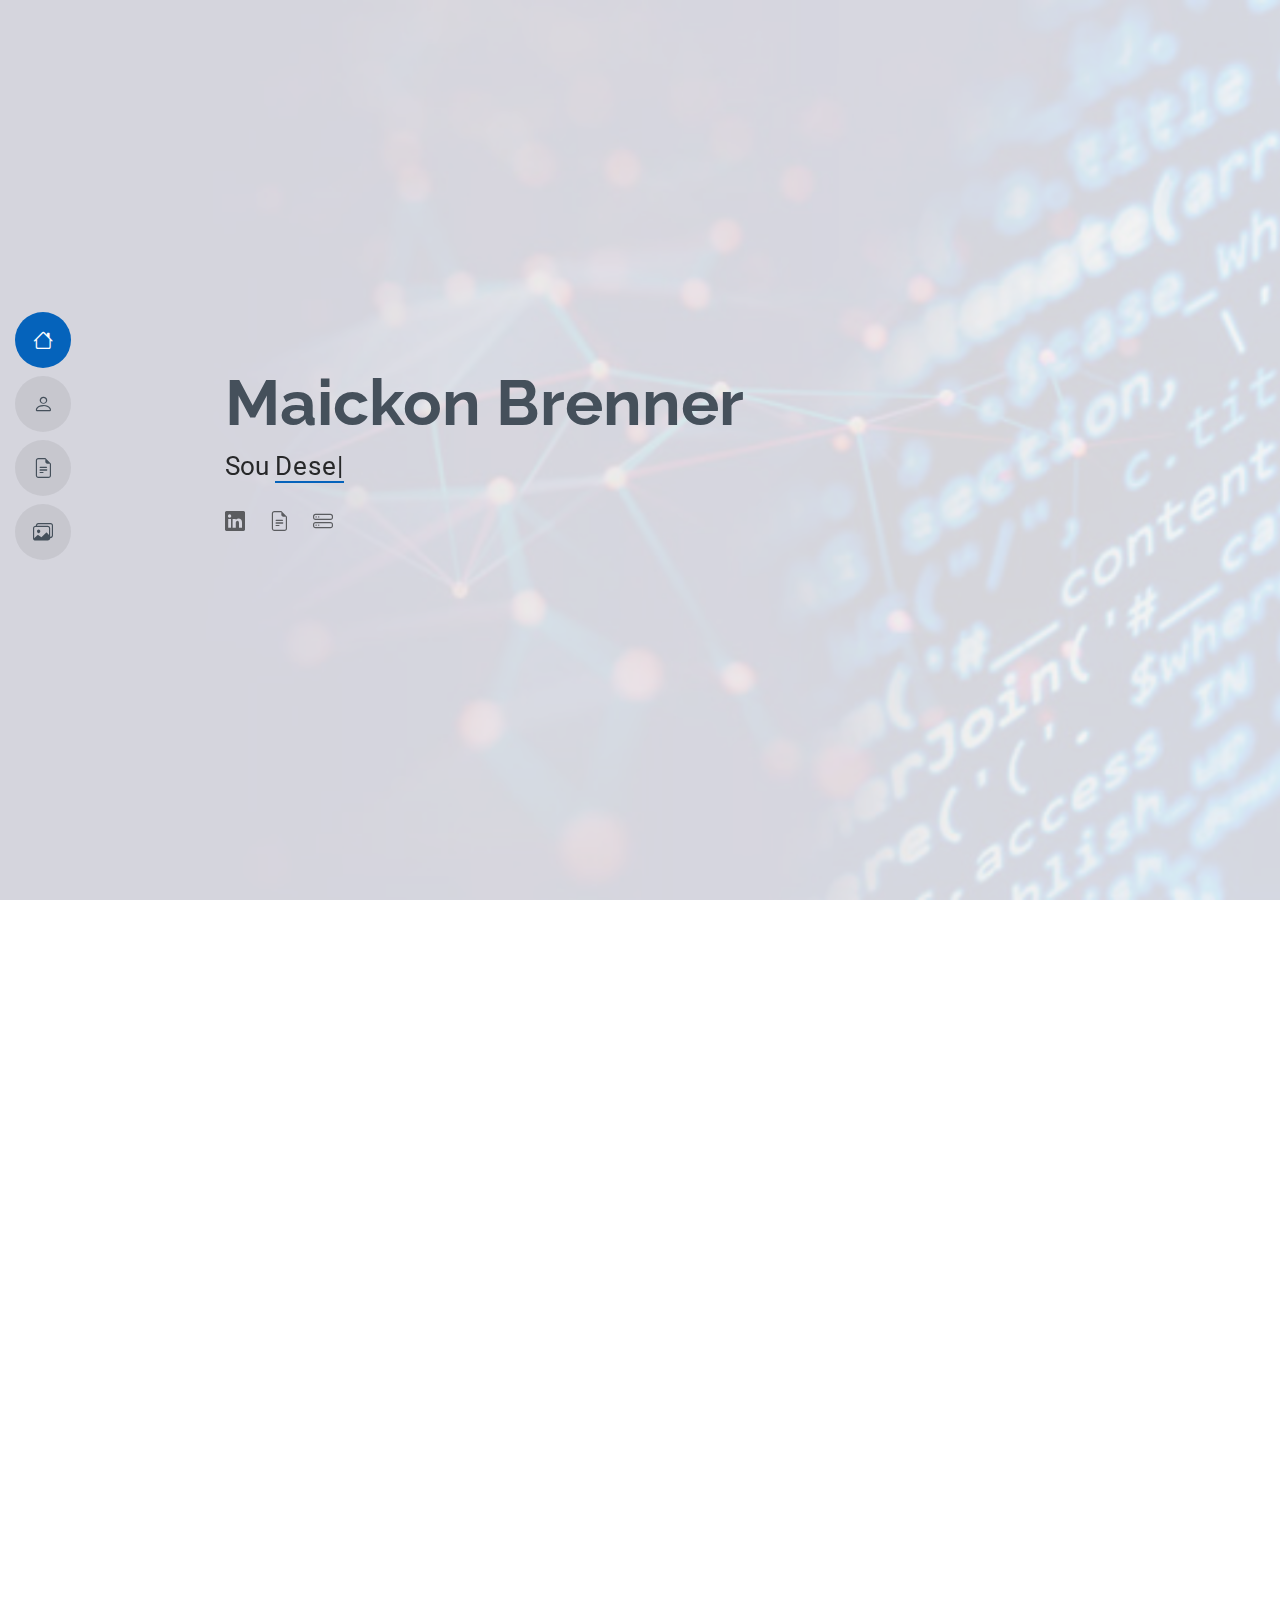
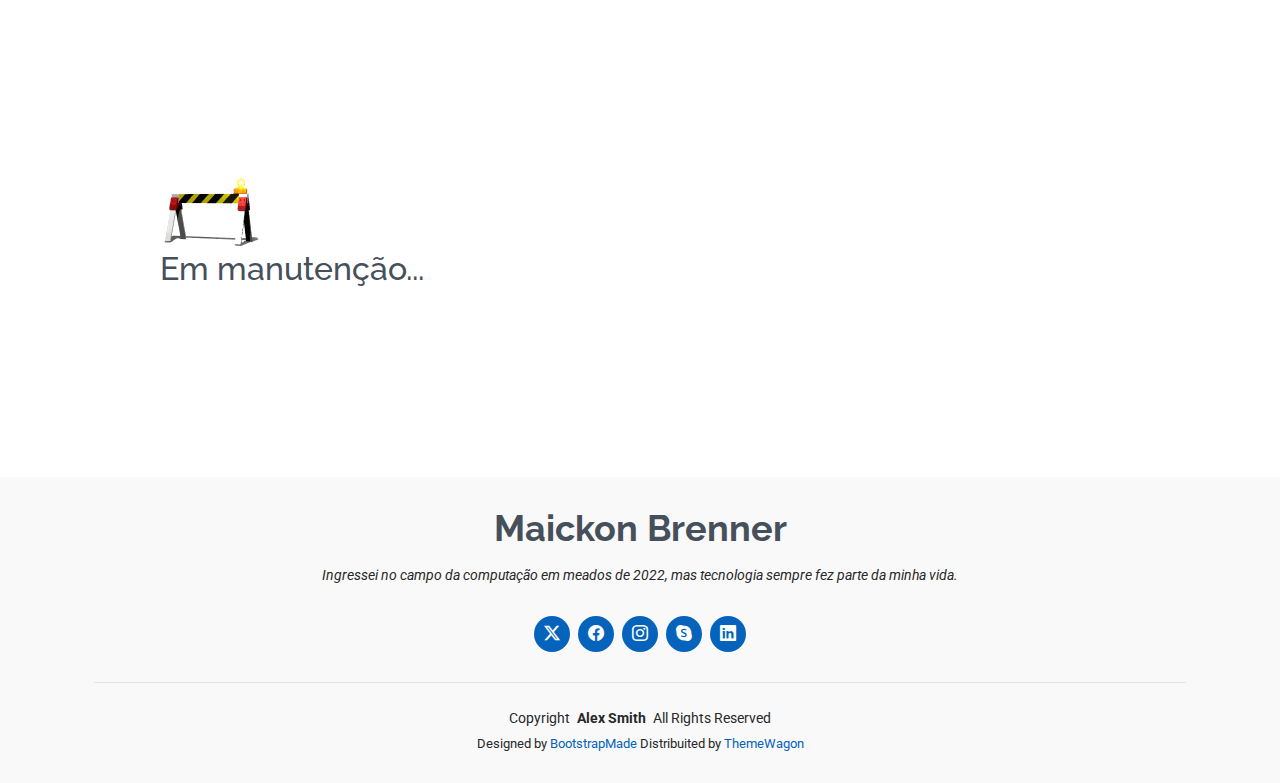
<file: index.html>
<!DOCTYPE html>
<html lang="pt-br">

<head>
  <meta charset="utf-8">
  <meta content="width=device-width, initial-scale=1.0" name="viewport">
  <title>Portfolio | Maickon Brenner</title>
  <meta content="" name="description">
  <meta content="" name="keywords">

  <!-- Favicons -->
  <link href="assets/img/icon.png" rel="icon">
  <!-- <link href="assets/img/icon.png" rel="apple-touch-icon"> -->

  <!-- Fonts -->
  <link href="https://fonts.googleapis.com" rel="preconnect">
  <link href="https://fonts.gstatic.com" rel="preconnect" crossorigin>
  <link href="https://fonts.googleapis.com/css2?family=Roboto:ital,wght@0,100;0,300;0,400;0,500;0,700;0,900;1,100;1,300;1,400;1,500;1,700;1,900&family=Poppins:ital,wght@0,100;0,200;0,300;0,400;0,500;0,600;0,700;0,800;0,900;1,100;1,200;1,300;1,400;1,500;1,600;1,700;1,800;1,900&family=Raleway:ital,wght@0,100;0,200;0,300;0,400;0,500;0,600;0,700;0,800;0,900;1,100;1,200;1,300;1,400;1,500;1,600;1,700;1,800;1,900&display=swap" rel="stylesheet">

  <!-- Vendor CSS Files -->
  <link href="assets/vendor/bootstrap/css/bootstrap.min.css" rel="stylesheet">
  <link href="assets/vendor/bootstrap-icons/bootstrap-icons.css" rel="stylesheet">
  <link href="assets/vendor/aos/aos.css" rel="stylesheet">
  <link href="assets/vendor/glightbox/css/glightbox.min.css" rel="stylesheet">
  <link href="assets/vendor/swiper/swiper-bundle.min.css" rel="stylesheet">

  <!-- Main CSS File -->
  <link href="assets/css/main.css" rel="stylesheet">

  <!-- =======================================================
  * Template Name: MyResume
  * Template URL: https://bootstrapmade.com/free-html-bootstrap-template-my-resume/
  * Updated: Jun 29 2024 with Bootstrap v5.3.3
  * Author: BootstrapMade.com
  * License: https://bootstrapmade.com/license/
  ======================================================== -->
</head>

<body class="index-page">

  <header id="header" class="header d-flex flex-column justify-content-center">

    <i class="header-toggle d-xl-none bi bi-list"></i>

    <nav id="navmenu" class="navmenu">
      <ul>
        <li><a href="#hero" class="active"><i class="bi bi-house navicon"></i><span>Início</span></a></li>
        <li><a href="#about"><i class="bi bi-person navicon"></i><span>Sobre</span></a></li>
        <li><a href="#resume"><i class="bi bi-file-earmark-text navicon"></i><span>Formação</span></a></li>
        <li><a href="#portfolio"><i class="bi bi-images navicon"></i><span>Portfolio</span></a></li>
        <!-- <li><a href="#services"><i class="bi bi-hdd-stack navicon"></i><span>Em breve</span></a></li> -->
        <!-- <li><a href="#contact"><i class="bi bi-envelope navicon"></i><span>Contato</span></a></li> -->
      </ul>
    </nav>

  </header>

  <main class="main">

    <!-- Hero Section -->
    <section id="hero" class="hero section light-background">

      <img src="assets/img/capa.png" alt="">

      <div class="container" data-aos="zoom-out">
        <div class="row justify-content-center">
          <div class="col-lg-9">
            <h2>Maickon Brenner</h2>
            <p>Sou <span class="typed" data-typed-items="Desenvolvedor, Designer, Fotógrafo, Músico">712</span><span class="typed-cursor typed-cursor--blink" aria-hidden="true"></span></p>
            <div class="social-links">
              <!-- <a href="#"><i class="bi bi-twitter-x"></i></a> -->
              <a href="https://www.linkedin.com/in/maickon-brenner-marques-brand%C3%A3o-979017267/" target="_blank"><i class="bi bi-linkedin"></i></a>
              <a href="http://lattes.cnpq.br/4961848308109496"><i class="bi bi-file-earmark-text" target="_blank"></i></a>
              <a href="https://github.com/MaickonBrenner" target="_blank"><i class="bi bi-hdd-stack"></i></a>
              <!-- <a href="#"><i class="bi bi-broadcast"></i></a> -->
            </div>
          </div>
        </div>
      </div>

    </section><!-- /Hero Section -->

    <!-- About Section -->
    <section id="about" class="about section">

      <!-- Section Title -->
      <div class="container section-title" data-aos="fade-up">
        <h2>Sobre</h2>
        <p>
          Estudante de Ciência da Computação (7º período) apaixonado por tecnologia e em busca de oportunidades de estágio em desenvolvimento de sistemas. Com experiência no planejamento e implementação de soluções web utilizando HTML, CSS, JavaScript, PHP e MySQL. Familiarizado com ambiente Linux , linha de comando e controle de versão (Git/GitHub). Dedicado ao aprendizado contínuo, especialmente em SQL, e com facilidade para atuar em equipes colaborativas.
        </p>
      </div><!-- End Section Title -->

      <div class="container" data-aos="fade-up" data-aos-delay="100">

        <div class="row gy-4 justify-content-center">
          <div class="col-lg-4">
            <img src="assets/img/profile.png" class="img-fluid" alt="">
          </div>
          <div class="col-lg-8 content">
            <h2>Desenvolvedor Junior</h2>
            <p class="fst-italic py-3">
              Ingressei no campo da computação em meados de 2022, mas tecnologia sempre fez parte da minha vida.
            </p>
            <div class="row">
              <div class="col-lg-6">
                <ul>
                  <li><i class="bi bi-chevron-right"></i> <strong>Data de Nasc.:</strong> <span>22 Jun. 2003</span></li>
                  <!-- <li><i class="bi bi-chevron-right"></i> <strong>Website:</strong> <span>www.example.com</span></li> -->
                  <li><i class="bi bi-chevron-right"></i> <strong>Telefone:</strong> <span>(85) 9 99692 1841</span></li>
                  <li><i class="bi bi-chevron-right"></i> <strong>Cidade:</strong> <span>Fortaleza/CE, Brasil</span></li>
                </ul>
              </div>
              <div class="col-lg-6">
                <ul>
                  <li><i class="bi bi-chevron-right"></i> <strong>Idade:</strong> <span>
                    <script>document.write((new Date().getFullYear() - 2003));</script>
                  </span></li>
                  <li><i class="bi bi-chevron-right"></i> <strong>Grau:</strong> <span>Junior</span></li>
                  <li><i class="bi bi-chevron-right"></i> <strong>E-mail:</strong> <span>maickonbrenner@gmail.com</span></li>
                  <!-- <li><i class="bi bi-chevron-right"></i> <strong>Freelance:</strong> <span>Available</span></li> -->
                </ul>
              </div>
            </div>
            <p class="py-3">
              Atualmente, estou cursando o 7° Semestre em Ciência da Computação pela Universidade de Fortaleza.
            </p>
          </div>
        </div>

      </div>

    </section><!-- /About Section -->

    <!-- Stats Section -->
    <section id="stats" class="stats section">

      <div class="container" data-aos="fade-up" data-aos-delay="100">

        <div class="row gy-4">

          <div class="col-lg-3 col-md-6 d-flex flex-column align-items-center">
            <i class="bi bi-geo-alt"></i>
            <div class="stats-item">
              <span data-purecounter-start="0" data-purecounter-end="5" data-purecounter-duration="1" class="purecounter"></span>
              <p>Feiras/Eventos Científicos</p>
            </div>
          </div><!-- End Stats Item -->

          <div class="col-lg-3 col-md-6 d-flex flex-column align-items-center">
            <i class="bi bi-journal-richtext"></i>
            <div class="stats-item">
              <span data-purecounter-start="0" data-purecounter-end="7" data-purecounter-duration="1" class="purecounter"></span>
              <p>Projetos Desenvolvidos</p>
            </div>
          </div><!-- End Stats Item -->

          <div class="col-lg-3 col-md-6 d-flex flex-column align-items-center">
            <i class="bi bi-headset"></i>
            <div class="stats-item">
              <span data-purecounter-start="0" data-purecounter-end="180" data-purecounter-duration="1" class="purecounter"></span>
              <p>Horas de Cursos Externos</p>
            </div>
          </div><!-- End Stats Item -->

          <div class="col-lg-3 col-md-6 d-flex flex-column align-items-center">
            <i class="bi bi-people"></i>
            <div class="stats-item">
              <span data-purecounter-start="0" data-purecounter-end="2" data-purecounter-duration="1" class="purecounter"></span>
              <p>Projetos Pesquisas</p>
            </div>
          </div><!-- End Stats Item -->

        </div>

      </div>

    </section><!-- /Stats Section -->

    <!-- Skills Section -->
    <section id="skills" class="skills section">

      <!-- Section Title -->
      <div class="container section-title" data-aos="fade-up">
        <h2>Minhas Habilidades</h2>
        <p>Ao longo de minha formação, além dos conhecimentos desenvolvidos na gradução, busquei sempre me aprimorar através cursos profissionalizantes externos.</p>
      </div><!-- End Section Title -->

      <div class="container" data-aos="fade-up" data-aos-delay="100">

        <div class="row skills-content skills-animation">

          <div class="col-lg-6">

            <div class="progress">
              <span class="skill"><span>HTML</span> <i class="val">95%</i></span>
              <div class="progress-bar-wrap">
                <div class="progress-bar" role="progressbar" aria-valuenow="95" aria-valuemin="0" aria-valuemax="100"></div>
              </div>
            </div><!-- End Skills Item -->

            <div class="progress">
              <span class="skill"><span>CSS</span> <i class="val">70%</i></span>
              <div class="progress-bar-wrap">
                <div class="progress-bar" role="progressbar" aria-valuenow="70" aria-valuemin="0" aria-valuemax="100"></div>
              </div>
            </div><!-- End Skills Item -->

            <div class="progress">
              <span class="skill"><span>JavaScript</span> <i class="val">80%</i></span>
              <div class="progress-bar-wrap">
                <div class="progress-bar" role="progressbar" aria-valuenow="80" aria-valuemin="0" aria-valuemax="100"></div>
              </div>
            </div><!-- End Skills Item -->

            <div class="progress">
              <span class="skill"><span>Flutter</span> <i class="val">90%</i></span>
              <div class="progress-bar-wrap">
                <div class="progress-bar" role="progressbar" aria-valuenow="90" aria-valuemin="0" aria-valuemax="100"></div>
              </div>
            </div><!-- End Skills Item -->

          </div>

          <div class="col-lg-6">

            <div class="progress">
              <span class="skill"><span>PHP</span> <i class="val">70%</i></span>
              <div class="progress-bar-wrap">
                <div class="progress-bar" role="progressbar" aria-valuenow="70" aria-valuemin="0" aria-valuemax="100"></div>
              </div>
            </div><!-- End Skills Item -->

            <div class="progress">
              <span class="skill"><span>Java</span> <i class="val">90%</i></span>
              <div class="progress-bar-wrap">
                <div class="progress-bar" role="progressbar" aria-valuenow="90" aria-valuemin="0" aria-valuemax="100"></div>
              </div>
            </div><!-- End Skills Item -->

            <div class="progress">
              <span class="skill"><span>SQL</span> <i class="val">65%</i></span>
              <div class="progress-bar-wrap">
                <div class="progress-bar" role="progressbar" aria-valuenow="65" aria-valuemin="0" aria-valuemax="100"></div>
              </div>
            </div><!-- End Skills Item -->

            <div class="progress">
              <span class="skill"><span>Python</span> <i class="val">75%</i></span>
              <div class="progress-bar-wrap">
                <div class="progress-bar" role="progressbar" aria-valuenow="75" aria-valuemin="0" aria-valuemax="100"></div>
              </div>
            </div><!-- End Skills Item -->

          </div>

        </div>

      </div>

    </section><!-- /Skills Section -->

    <!-- Resume Section -->
    <section id="resume" class="resume section">

      <!-- Section Title -->
      <div class="container section-title" data-aos="fade-up">
        <h2>Minha Formação</h2>
        <p>Conheca agora como foi meu processo de formação.</p>
      </div><!-- End Section Title -->

      <div class="container">

        <div class="row">

          <div class="col-lg-6" data-aos="fade-up" data-aos-delay="100">
            <!-- <h3 class="resume-title">Sumary</h3> -->

            <!-- <div class="resume-item pb-0">
              <h4>Brandon Johnson</h4>
              <p><em>Innovative and deadline-driven Graphic Designer with 3+ years of experience designing and developing user-centered digital/print marketing material from initial concept to final, polished deliverable.</em></p>
              <ul>
                <li>Portland par 127,Orlando, FL</li>
                <li>(123) 456-7891</li>
                <li>alice.barkley@example.com</li>
              </ul>
            </div> -->

            <h3 class="resume-title">Formação Acadêmica</h3>
            <div class="resume-item">
              <h4>ENSINO SUPERIOR</h4>
              <h5>2022 - Andamento</h5>
              <p><em>Universidade de Fortaleza - Fortaleza/CE</em></p>
              <p>Bacharelado em Ciência da Computação.</p>
            </div><!-- Edn Resume Item -->

            <div class="resume-item">
              <h4>ENSINO SUPERIOR</h4>
              <h5>2021 - Matrícula Trancada</h5>
              <p><em>UniAteneu Messejana - Fortaleza/CE</em></p>
              <p>Bacharelado em Arquitetura e Urbanismo.</p>
            </div><!-- Edn Resume Item -->

            <div class="resume-item">
              <h4>CURSO TÉCNICO</h4>
              <h5>2018 - 2020</h5>
              <p><em>EEEP Professora Rosângela Albuquerque de Couto - Itarema/CE</em></p>
              <p>Curso Técnico em Redes de Computadores com formação prática e teórica voltado para o planejamento, instalação e manutenção de redes com foco em segurança e desempenho.</p>
            </div><!-- Edn Resume Item -->

            <div class="resume-item">
              <h4>CURSO DE INGLÊS INTERMEDIÁRIO</h4>
              <h5>2019 - 2019</h5>
              <p><em>CEPR Centro Educacional Professor Fábio - Itarema/CE</em></p>
              <p>Curso de nível Intermediário com foco em conversação, compreensão de textos e uso avançado de estruturas gramaticais.</p>
            </div><!-- Edn Resume Item -->

            <div class="resume-item">
              <h4>ENSINO MÉDIO</h4>
              <h5>2018 - 2020</h5>
              <p><em>EEEP Professora Rosângela Albuquerque de Couto - Itarema/CE</em></p>
              <p>Formação completa que une o currículo regular (ou base comum) do Ensino Médio com os conhecimentos técnicos do campo das redes de computadores.</p>
            </div><!-- Edn Resume Item -->

          </div>

          <div class="col-lg-6" data-aos="fade-up" data-aos-delay="200">
            <h3 class="resume-title">Experiência Profissional</h3>
            <div class="resume-item">
              <h4>Monitoria</h4>
              <h5>2025 - Atualmente</h5>
              <p><em>Universidade de Fortaleza - Fortaleza/CE</em></p>
              <ul>
                <li>Acompanhamento e auxilio ao docente em atividades relacionadas à disciplina/módulo.</li>
                <li>Auxiliar na orientação de alunos da disciplina nas atividades teórico-práticas.</li>
                <li>Colaboração na execução do plano de orientação da disciplina/módulo.</li>
                <li>Auxiliar em atividades pedagógicas, inclusive organizar Grupo de Estudo Dirigido (GED) pertinente ao conteúdo da disciplina/módulo.</li>
              </ul>
            </div>

            <div class="resume-item">
              <h4>Estágio Técnico</h4>
              <h5>2020 - 2021</h5>
              <p><em>Otimizzi - Cruz/CE</em></p>
              <ul>
                <li>Auxiliar em montagem e manutenção de computadores e meios informáticos.</li>
                <li>Atendimentos e suportes remotos a empresas que utilizassem o Sistema Control e STi3 (Softwares de automação industrial).</li>
                <li>Formatação e instalação de Sistemas Operacionais, assim como outros softwares e criação de Artes e Design para publicações da empresa.</li>
              </ul>
            </div><!-- Edn Resume Item -->

            <div class="resume-item">
              <h4>Projeto de Pesquisa</h4>
              <h5>2018 - 2020</h5>
              <p><em>EEEP Professora Rosângela Albuquerque de Couto - Itarema/CE</em></p>
              <p><b>Arborização de Itarema com espécies nativas da Caatinga: Uma ação ecológica e necessária
                para a substituição da <em>Azadirachta indica</em>.</b></p>
              <ul>
                <li>Uso de plantas nativas da caatinga como alternativa ao invés do Nim.</li>
                <li><a href="https://www.itarema.ce.gov.br/leis.php?id=1005" target="_blank">Clique aqui para vizualizar a Lei proposta pelo projeto.</a></li>
              </ul>
            </div><!-- Edn Resume Item -->

          </div>

        </div>

      </div>

    </section><!-- /Resume Section -->

    <!-- Portfolio Section -->
    <section id="portfolio" class="portfolio section">

      <!-- Section Title -->
      <div class="container section-title" data-aos="fade-up">
        <h2>Portfolio</h2>
        <p>A seguir, apresento alguns dos trabalhos que contribuí e desenvolvi ao longo da minha trajetória.</p>
      </div><!-- End Section Title -->

      <div class="container">

        <div class="isotope-layout" data-default-filter="*" data-layout="masonry" data-sort="original-order">

          <ul class="portfolio-filters isotope-filters" data-aos="fade-up" data-aos-delay="100">
            <li data-filter="*" class="filter-active">Todos</li>
            <li data-filter=".filter-app">Mobile</li>
            <li data-filter=".filter-branding">Web</li>
            <li data-filter=".filter-product">Outros</li>
          </ul><!-- End Portfolio Filters -->

          <div class="row gy-4 isotope-container" data-aos="fade-up" data-aos-delay="200">

            <!-- Web - filter-branding -->
            <div class="col-lg-4 col-md-6 portfolio-item isotope-item filter-branding">
              <img src="assets/img/masonry-portfolio/web1.png" class="img-fluid" alt="">
              <div class="portfolio-info">
                <h4>IP Beach Tennis</h4>
                <p>Projeto Web</p>
                <a href="assets/img/masonry-portfolio/web1.png" title="IP Beach Tennis" data-gallery="portfolio-gallery-app" class="glightbox preview-link"><i class="bi bi-zoom-in"></i></a>
                <a href="https://github.com/MaickonBrenner/IP_Beach" title="More Details" class="details-link" target="_blank"><i class="bi bi-link-45deg"></i></a>
                <!-- <a href="portfolio-details.html" title="More Details" class="details-link"><i class="bi bi-link-45deg"></i></a> -->
              </div>
            </div><!-- End Portfolio Item -->

            <!-- Mobile - filter-app -->
            <div class="col-lg-4 col-md-6 portfolio-item isotope-item filter-app">
              <img src="assets/img/masonry-portfolio/mobile1-1.png" class="img-fluid" alt="">
              <div class="portfolio-info">
                <h4>Aplicativo terAPPia</h4>
                <p>Projeto Mobile</p>

                <!-- Imagem visível -->
                <a href="assets/img/masonry-portfolio/mobile1-1.png" 
                  title="Aplicativo terAPPia" 
                  data-gallery="portfolio-gallery-product" 
                  class="glightbox preview-link">
                  <i class="bi bi-zoom-in"></i>
                </a>

                <!-- Imagem extra para o slideshow (pode ficar oculta com CSS se necessário) -->
                <a href="assets/img/masonry-portfolio/mobile1-2.png" 
                  title="Segunda Tela do App" 
                  data-gallery="portfolio-gallery-product" 
                  class="glightbox d-none">
                </a>

                <!-- Imagem extra para o slideshow (pode ficar oculta com CSS se necessário) -->
                <a href="assets/img/masonry-portfolio/mobile1-3.png" 
                  title="Terceira Tela do App" 
                  data-gallery="portfolio-gallery-product" 
                  class="glightbox d-none">
                </a>

                <a href="https://github.com/MaickonBrenner/terAPPia" title="More Details" class="details-link"><i class="bi bi-link-45deg"></i></a>
                <!-- <a href="portfolio-details.html" title="More Details" class="details-link"><i class="bi bi-link-45deg"></i></a> -->
              </div>
            </div><!-- End Portfolio Item -->

            <!-- Mobile - filter-app -->
            <div class="col-lg-4 col-md-6 portfolio-item isotope-item filter-app">
              <img src="assets/img/masonry-portfolio/mobile2-1.png" class="img-fluid" alt="">
              <div class="portfolio-info">
                <h4>Aplicativo Caladubo</h4>
                <p>Projeto Mobile</p>
                
                <!-- Imagem visível -->
                <a href="assets/img/masonry-portfolio/mobile2-1.png" 
                  title="Aplicativo Caladubo" 
                  data-gallery="portfolio-gallery-product" 
                  class="glightbox preview-link">
                  <i class="bi bi-zoom-in"></i>
                </a>

                <!-- Imagem extra para o slideshow (pode ficar oculta com CSS se necessário) -->
                <a href="assets/img/masonry-portfolio/mobile2-2.png" 
                  title="Segunda Tela do App" 
                  data-gallery="portfolio-gallery-product" 
                  class="glightbox d-none">
                </a>
                
                <a href="https://github.com/MaickonBrenner/caladubo" title="More Details" class="details-link"><i class="bi bi-link-45deg"></i></a>
                <!-- <a href="portfolio-details.html" title="More Details" class="details-link"><i class="bi bi-link-45deg"></i></a> -->
              </div>
            </div><!-- End Portfolio Item -->

            <!-- Mobile - filter-app -->
            <div class="col-lg-4 col-md-6 portfolio-item isotope-item filter-app">
              <img src="assets/img/masonry-portfolio/mobile3-1.png" class="img-fluid" alt="">
              <div class="portfolio-info">
                <h4>Aplicativo ArboList</h4>
                <p>Projeto Mobile</p>
                
                <!-- Imagem visível -->
                <a href="assets/img/masonry-portfolio/mobile3-1.png" 
                  title="Aplicativo ArboList" 
                  data-gallery="portfolio-gallery-product" 
                  class="glightbox preview-link">
                  <i class="bi bi-zoom-in"></i>
                </a>

                <!-- Imagem extra para o slideshow (pode ficar oculta com CSS se necessário) -->
                <a href="assets/img/masonry-portfolio/mobile3-2.png" 
                  title="Segunda Tela do App" 
                  data-gallery="portfolio-gallery-product" 
                  class="glightbox d-none">
                </a>
                <a href="#" onclick="alert('Está funcionalidade está indisponível no momento.'); return false;" 
                  title="Mais detalhes" class="details-link">
                  <i class="bi bi-link-45deg"></i>
                </a>
                <!-- <a href="https://github.com/MaickonBrenner/arbolist" title="More Details" class="details-link"><i class="bi bi-link-45deg"></i></a> -->
                <!-- <a href="portfolio-details.html" title="More Details" class="details-link"><i class="bi bi-link-45deg"></i></a> -->
              </div>
            </div><!-- End Portfolio Item -->

            <!-- Web - filter-branding -->
            <div class="col-lg-4 col-md-6 portfolio-item isotope-item filter-branding">
              <img src="assets/img/masonry-portfolio/web2.png" class="img-fluid" alt="">
              <div class="portfolio-info">
                <h4>Sistema de Gerenciamento de Estoque</h4>
                <p>Projeto Web</p>
                <a href="assets/img/masonry-portfolio/web2.png" title="Sistema de Gerenciamento de Estoque" data-gallery="portfolio-gallery-app" class="glightbox preview-link"><i class="bi bi-zoom-in"></i></a>
                <a href="https://github.com/MaickonBrenner/Sistema_Gerenciamento_Estoque" title="More Details" class="details-link" target="_blank"><i class="bi bi-link-45deg"></i></a>
                <!-- <a href="portfolio-details.html" title="More Details" class="details-link"><i class="bi bi-link-45deg"></i></a> -->
              </div>
            </div><!-- End Portfolio Item -->

            <!-- Outros - filter-product -->
            <div class="col-lg-4 col-md-6 portfolio-item isotope-item filter-product">
              <img src="assets/img/masonry-portfolio/outro1-1.png" class="img-fluid" alt="">
              <div class="portfolio-info">
                <h4>Isabela e o Enigma da Cuca</h4>
                <p>Projeto de um Jogo Educacional</p>

                <!-- Imagem visível -->
                <a href="assets/img/masonry-portfolio/outro1-1.png" 
                  title="Tela Inicial do Jogo" 
                  data-gallery="portfolio-gallery-product" 
                  class="glightbox preview-link">
                  <i class="bi bi-zoom-in"></i>
                </a>

                <!-- Imagem extra para o slideshow (pode ficar oculta com CSS se necessário) -->
                <a href="assets/img/masonry-portfolio/outro1-2.png" 
                  title="Demonstração do Jogo" 
                  data-gallery="portfolio-gallery-product" 
                  class="glightbox d-none">
                </a>
                <a href="#" onclick="alert('Está funcionalidade está indisponível no momento.'); return false;" 
                  title="Mais detalhes" class="details-link">
                  <i class="bi bi-link-45deg"></i>
                </a>
                <!-- <a href="portfolio-details.html" title="More Details" class="details-link"><i class="bi bi-link-45deg"></i></a> -->
              </div>
            </div><!-- End Portfolio Item -->

          </div><!-- End Portfolio Container -->

        </div>

      </div>

    </section><!-- /Portfolio Section -->

    <section class="posicao">
      <img src="assets/img/barricada.gif" alt="Ícone de manutenção" class="icone">
      <h2>Em manutenção...</h2>
    </section>
    
    <!-- Em manutenção -->
    <section class="blur-section">
      
    </section><!-- Aqui acaba a manutenção -->

  </main>

  <footer id="footer" class="footer position-relative light-background">
    <div class="container">
      <h3 class="sitename">Maickon Brenner</h3>
      <p>Ingressei no campo da computação em meados de 2022, mas tecnologia sempre fez parte da minha vida.</p>
      <div class="social-links d-flex justify-content-center">
        <a href=""><i class="bi bi-twitter-x"></i></a>
        <a href=""><i class="bi bi-facebook"></i></a>
        <a href=""><i class="bi bi-instagram"></i></a>
        <a href=""><i class="bi bi-skype"></i></a>
        <a href=""><i class="bi bi-linkedin"></i></a>
      </div>
      <div class="container">
        <div class="copyright">
          <span>Copyright</span> <strong class="px-1 sitename">Alex Smith</strong> <span>All Rights Reserved</span>
        </div>
        <div class="credits">
          <!-- All the links in the footer should remain intact. -->
          <!-- You can delete the links only if you've purchased the pro version. -->
          <!-- Licensing information: https://bootstrapmade.com/license/ -->
          <!-- Purchase the pro version with working PHP/AJAX contact form: [buy-url] -->
          Designed by <a href="https://bootstrapmade.com/">BootstrapMade</a> Distribuited by <a href="https://themewagon.com">ThemeWagon</a>
        </div>
      </div>
    </div>
  </footer>

  <!-- Scroll Top -->
  <a href="#" id="scroll-top" class="scroll-top d-flex align-items-center justify-content-center"><i class="bi bi-arrow-up-short"></i></a>

  <!-- Preloader -->
  <div id="preloader"></div>

  <!-- Vendor JS Files -->
  <script src="assets/vendor/bootstrap/js/bootstrap.bundle.min.js"></script>
  <script src="assets/vendor/php-email-form/validate.js"></script>
  <script src="assets/vendor/aos/aos.js"></script>
  <script src="assets/vendor/typed.js/typed.umd.js"></script>
  <script src="assets/vendor/purecounter/purecounter_vanilla.js"></script>
  <script src="assets/vendor/waypoints/noframework.waypoints.js"></script>
  <script src="assets/vendor/glightbox/js/glightbox.min.js"></script>
  <script src="assets/vendor/imagesloaded/imagesloaded.pkgd.min.js"></script>
  <script src="assets/vendor/isotope-layout/isotope.pkgd.min.js"></script>
  <script src="assets/vendor/swiper/swiper-bundle.min.js"></script>

  <!-- Main JS File -->
  <script src="assets/js/main.js"></script>

</body>

</html>
</file>
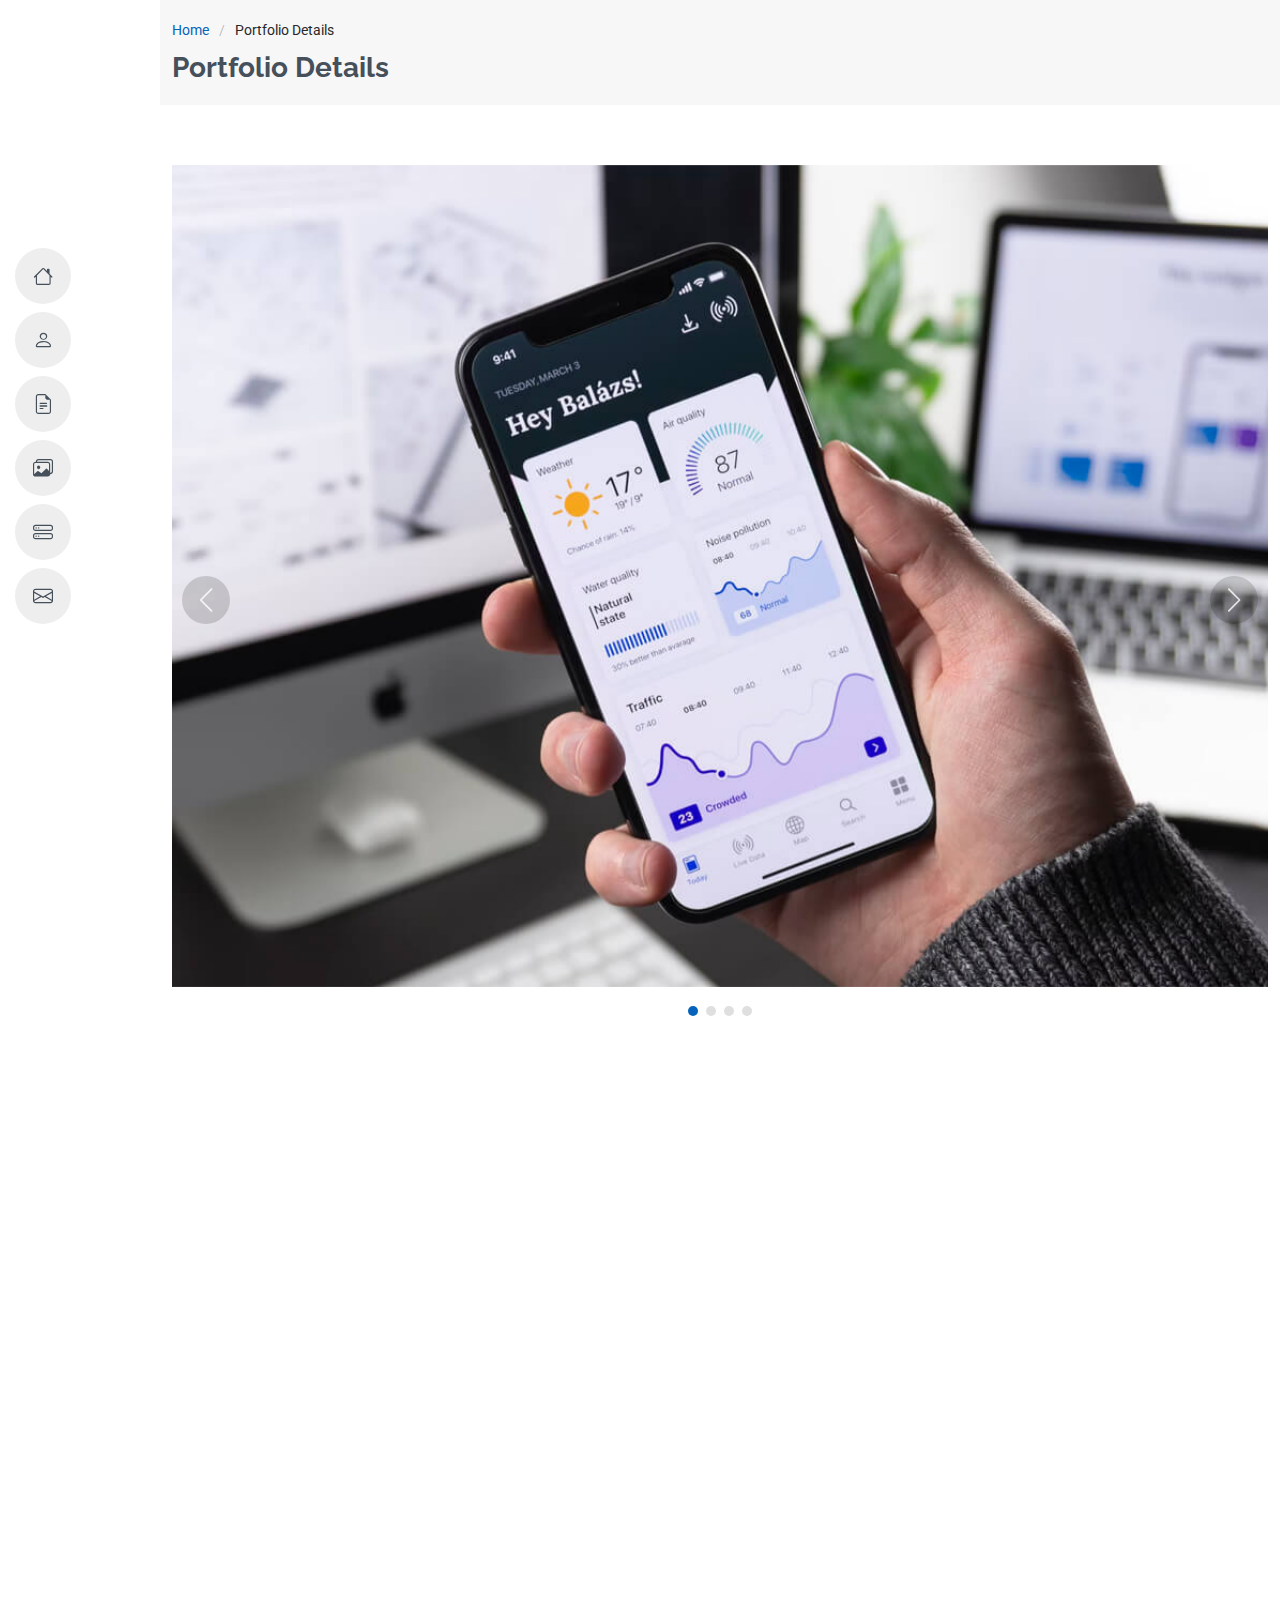
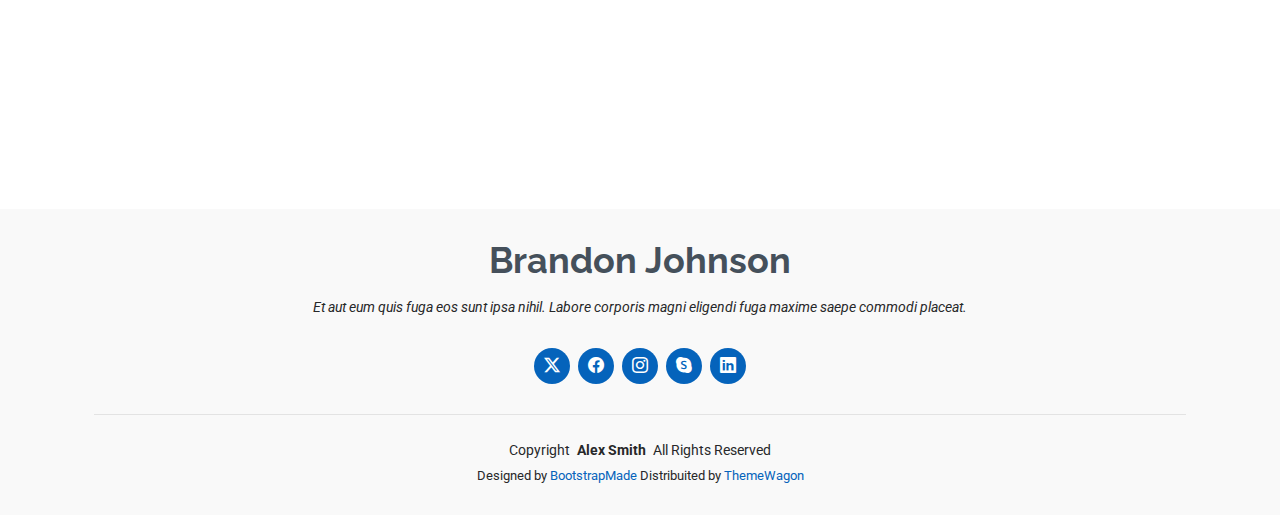
<file: portfolio-details.html>
<!DOCTYPE html>
<html lang="en">

<head>
  <meta charset="utf-8">
  <meta content="width=device-width, initial-scale=1.0" name="viewport">
  <title>Portfolio Details - MyResume Bootstrap Template</title>
  <meta content="" name="description">
  <meta content="" name="keywords">

  <!-- Favicons -->
  <link href="assets/img/favicon.png" rel="icon">
  <link href="assets/img/apple-touch-icon.png" rel="apple-touch-icon">

  <!-- Fonts -->
  <link href="https://fonts.googleapis.com" rel="preconnect">
  <link href="https://fonts.gstatic.com" rel="preconnect" crossorigin>
  <link href="https://fonts.googleapis.com/css2?family=Roboto:ital,wght@0,100;0,300;0,400;0,500;0,700;0,900;1,100;1,300;1,400;1,500;1,700;1,900&family=Poppins:ital,wght@0,100;0,200;0,300;0,400;0,500;0,600;0,700;0,800;0,900;1,100;1,200;1,300;1,400;1,500;1,600;1,700;1,800;1,900&family=Raleway:ital,wght@0,100;0,200;0,300;0,400;0,500;0,600;0,700;0,800;0,900;1,100;1,200;1,300;1,400;1,500;1,600;1,700;1,800;1,900&display=swap" rel="stylesheet">

  <!-- Vendor CSS Files -->
  <link href="assets/vendor/bootstrap/css/bootstrap.min.css" rel="stylesheet">
  <link href="assets/vendor/bootstrap-icons/bootstrap-icons.css" rel="stylesheet">
  <link href="assets/vendor/aos/aos.css" rel="stylesheet">
  <link href="assets/vendor/glightbox/css/glightbox.min.css" rel="stylesheet">
  <link href="assets/vendor/swiper/swiper-bundle.min.css" rel="stylesheet">

  <!-- Main CSS File -->
  <link href="assets/css/main.css" rel="stylesheet">

  <!-- =======================================================
  * Template Name: MyResume
  * Template URL: https://bootstrapmade.com/free-html-bootstrap-template-my-resume/
  * Updated: Jun 29 2024 with Bootstrap v5.3.3
  * Author: BootstrapMade.com
  * License: https://bootstrapmade.com/license/
  ======================================================== -->
</head>

<body class="portfolio-details-page">

  <header id="header" class="header d-flex flex-column justify-content-center">

    <i class="header-toggle d-xl-none bi bi-list"></i>

    <nav id="navmenu" class="navmenu">
      <ul>
        <li><a href="#hero"><i class="bi bi-house navicon"></i><span>Home</span></a></li>
        <li><a href="#about"><i class="bi bi-person navicon"></i><span>About</span></a></li>
        <li><a href="#resume"><i class="bi bi-file-earmark-text navicon"></i><span>Resume</span></a></li>
        <li><a href="#portfolio"><i class="bi bi-images navicon"></i><span>Portfolio</span></a></li>
        <li><a href="#services"><i class="bi bi-hdd-stack navicon"></i><span>Services</span></a></li>
        <li><a href="#contact"><i class="bi bi-envelope navicon"></i><span>Contact</span></a></li>
      </ul>
    </nav>

  </header>

  <main class="main">

    <!-- Page Title -->
    <div class="page-title" data-aos="fade">
      <div class="container">
        <nav class="breadcrumbs">
          <ol>
            <li><a href="index.html">Home</a></li>
            <li class="current">Portfolio Details</li>
          </ol>
        </nav>
        <h1>Portfolio Details</h1>
      </div>
    </div><!-- End Page Title -->

    <!-- Portfolio Details Section -->
    <section id="portfolio-details" class="portfolio-details section">

      <div class="container" data-aos="fade-up">

        <div class="portfolio-details-slider swiper init-swiper">
          <script type="application/json" class="swiper-config">
            {
              "loop": true,
              "speed": 600,
              "autoplay": {
                "delay": 5000
              },
              "slidesPerView": "auto",
              "navigation": {
                "nextEl": ".swiper-button-next",
                "prevEl": ".swiper-button-prev"
              },
              "pagination": {
                "el": ".swiper-pagination",
                "type": "bullets",
                "clickable": true
              }
            }
          </script>
          <div class="swiper-wrapper align-items-center">

            <div class="swiper-slide">
              <img src="assets/img/portfolio/app-1.jpg" alt="">
            </div>

            <div class="swiper-slide">
              <img src="assets/img/portfolio/product-1.jpg" alt="">
            </div>

            <div class="swiper-slide">
              <img src="assets/img/portfolio/branding-1.jpg" alt="">
            </div>

            <div class="swiper-slide">
              <img src="assets/img/portfolio/books-1.jpg" alt="">
            </div>

          </div>
          <div class="swiper-button-prev"></div>
          <div class="swiper-button-next"></div>
          <div class="swiper-pagination"></div>
        </div>

        <div class="row justify-content-between gy-4 mt-4">

          <div class="col-lg-8" data-aos="fade-up">
            <div class="portfolio-description">
              <h2>This is an example of portfolio details</h2>
              <p>
                Autem ipsum nam porro corporis rerum. Quis eos dolorem eos itaque inventore commodi labore quia quia. Exercitationem repudiandae officiis neque suscipit non officia eaque itaque enim. Voluptatem officia accusantium nesciunt est omnis tempora consectetur dignissimos. Sequi nulla at esse enim cum deserunt eius.
              </p>
              <p>
                Amet consequatur qui dolore veniam voluptatem voluptatem sit. Non aspernatur atque natus ut cum nam et. Praesentium error dolores rerum minus sequi quia veritatis eum. Eos et doloribus doloremque nesciunt molestiae laboriosam.
              </p>

              <div class="testimonial-item">
                <p>
                  <i class="bi bi-quote quote-icon-left"></i>
                  <span>Export tempor illum tamen malis malis eram quae irure esse labore quem cillum quid cillum eram malis quorum velit fore eram velit sunt aliqua noster fugiat irure amet legam anim culpa.</span>
                  <i class="bi bi-quote quote-icon-right"></i>
                </p>
                <div>
                  <img src="assets/img/testimonials/testimonials-2.jpg" class="testimonial-img" alt="">
                  <h3>Sara Wilsson</h3>
                  <h4>Designer</h4>
                </div>
              </div>

              <p>
                Impedit ipsum quae et aliquid doloribus et voluptatem quasi. Perspiciatis occaecati earum et magnam animi. Quibusdam non qui ea vitae suscipit vitae sunt. Repudiandae incidunt cumque minus deserunt assumenda tempore. Delectus voluptas necessitatibus est.
              </p>

              <p>
                Sunt voluptatum sapiente facilis quo odio aut ipsum repellat debitis. Molestiae et autem libero. Explicabo et quod necessitatibus similique quis dolor eum. Numquam eaque praesentium rem et qui nesciunt.
              </p>

            </div>
          </div>

          <div class="col-lg-3" data-aos="fade-up" data-aos-delay="100">
            <div class="portfolio-info">
              <h3>Project information</h3>
              <ul>
                <li><strong>Category</strong> Web design</li>
                <li><strong>Client</strong> ASU Company</li>
                <li><strong>Project date</strong> 01 March, 2020</li>
                <li><strong>Project URL</strong> <a href="#">www.example.com</a></li>
                <li><a href="#" class="btn-visit align-self-start">Visit Website</a></li>
              </ul>
            </div>
          </div>

        </div>

      </div>

    </section><!-- /Portfolio Details Section -->

  </main>

  <footer id="footer" class="footer position-relative light-background">
    <div class="container">
      <h3 class="sitename">Brandon Johnson</h3>
      <p>Et aut eum quis fuga eos sunt ipsa nihil. Labore corporis magni eligendi fuga maxime saepe commodi placeat.</p>
      <div class="social-links d-flex justify-content-center">
        <a href=""><i class="bi bi-twitter-x"></i></a>
        <a href=""><i class="bi bi-facebook"></i></a>
        <a href=""><i class="bi bi-instagram"></i></a>
        <a href=""><i class="bi bi-skype"></i></a>
        <a href=""><i class="bi bi-linkedin"></i></a>
      </div>
      <div class="container">
        <div class="copyright">
          <span>Copyright</span> <strong class="px-1 sitename">Alex Smith</strong> <span>All Rights Reserved</span>
        </div>
        <div class="credits">
          <!-- All the links in the footer should remain intact. -->
          <!-- You can delete the links only if you've purchased the pro version. -->
          <!-- Licensing information: https://bootstrapmade.com/license/ -->
          <!-- Purchase the pro version with working PHP/AJAX contact form: [buy-url] -->
          Designed by <a href="https://bootstrapmade.com/">BootstrapMade</a> Distribuited by <a href="https://themewagon.com">ThemeWagon</a>
        </div>
      </div>
    </div>
  </footer>

  <!-- Scroll Top -->
  <a href="#" id="scroll-top" class="scroll-top d-flex align-items-center justify-content-center"><i class="bi bi-arrow-up-short"></i></a>

  <!-- Preloader -->
  <div id="preloader"></div>

  <!-- Vendor JS Files -->
  <script src="assets/vendor/bootstrap/js/bootstrap.bundle.min.js"></script>
  <script src="assets/vendor/php-email-form/validate.js"></script>
  <script src="assets/vendor/aos/aos.js"></script>
  <script src="assets/vendor/typed.js/typed.umd.js"></script>
  <script src="assets/vendor/purecounter/purecounter_vanilla.js"></script>
  <script src="assets/vendor/waypoints/noframework.waypoints.js"></script>
  <script src="assets/vendor/glightbox/js/glightbox.min.js"></script>
  <script src="assets/vendor/imagesloaded/imagesloaded.pkgd.min.js"></script>
  <script src="assets/vendor/isotope-layout/isotope.pkgd.min.js"></script>
  <script src="assets/vendor/swiper/swiper-bundle.min.js"></script>

  <!-- Main JS File -->
  <script src="assets/js/main.js"></script>

</body>

</html>
</file>
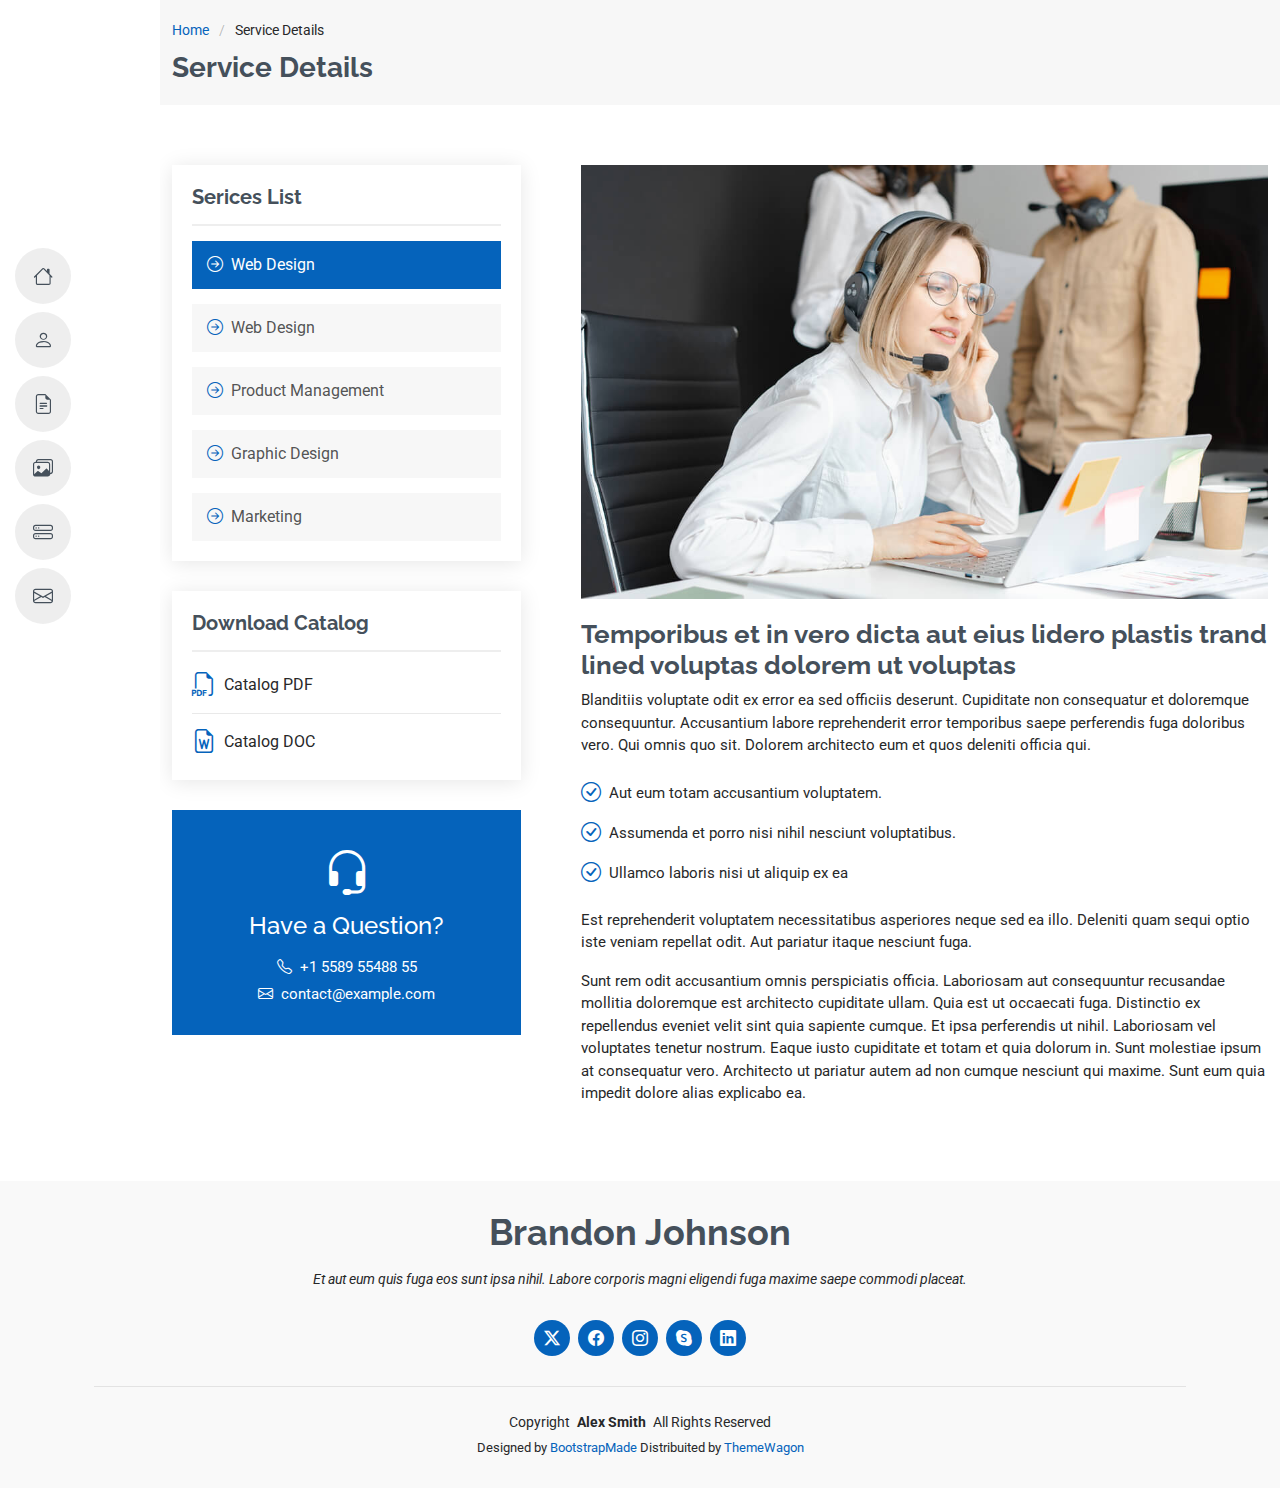
<file: service-details.html>
<!DOCTYPE html>
<html lang="en">

<head>
  <meta charset="utf-8">
  <meta content="width=device-width, initial-scale=1.0" name="viewport">
  <title>Service Details - MyResume Bootstrap Template</title>
  <meta content="" name="description">
  <meta content="" name="keywords">

  <!-- Favicons -->
  <link href="assets/img/favicon.png" rel="icon">
  <link href="assets/img/apple-touch-icon.png" rel="apple-touch-icon">

  <!-- Fonts -->
  <link href="https://fonts.googleapis.com" rel="preconnect">
  <link href="https://fonts.gstatic.com" rel="preconnect" crossorigin>
  <link href="https://fonts.googleapis.com/css2?family=Roboto:ital,wght@0,100;0,300;0,400;0,500;0,700;0,900;1,100;1,300;1,400;1,500;1,700;1,900&family=Poppins:ital,wght@0,100;0,200;0,300;0,400;0,500;0,600;0,700;0,800;0,900;1,100;1,200;1,300;1,400;1,500;1,600;1,700;1,800;1,900&family=Raleway:ital,wght@0,100;0,200;0,300;0,400;0,500;0,600;0,700;0,800;0,900;1,100;1,200;1,300;1,400;1,500;1,600;1,700;1,800;1,900&display=swap" rel="stylesheet">

  <!-- Vendor CSS Files -->
  <link href="assets/vendor/bootstrap/css/bootstrap.min.css" rel="stylesheet">
  <link href="assets/vendor/bootstrap-icons/bootstrap-icons.css" rel="stylesheet">
  <link href="assets/vendor/aos/aos.css" rel="stylesheet">
  <link href="assets/vendor/glightbox/css/glightbox.min.css" rel="stylesheet">
  <link href="assets/vendor/swiper/swiper-bundle.min.css" rel="stylesheet">

  <!-- Main CSS File -->
  <link href="assets/css/main.css" rel="stylesheet">

  <!-- =======================================================
  * Template Name: MyResume
  * Template URL: https://bootstrapmade.com/free-html-bootstrap-template-my-resume/
  * Updated: Jun 29 2024 with Bootstrap v5.3.3
  * Author: BootstrapMade.com
  * License: https://bootstrapmade.com/license/
  ======================================================== -->
</head>

<body class="service-details-page">

  <header id="header" class="header d-flex flex-column justify-content-center">

    <i class="header-toggle d-xl-none bi bi-list"></i>

    <nav id="navmenu" class="navmenu">
      <ul>
        <li><a href="#hero"><i class="bi bi-house navicon"></i><span>Home</span></a></li>
        <li><a href="#about"><i class="bi bi-person navicon"></i><span>About</span></a></li>
        <li><a href="#resume"><i class="bi bi-file-earmark-text navicon"></i><span>Resume</span></a></li>
        <li><a href="#portfolio"><i class="bi bi-images navicon"></i><span>Portfolio</span></a></li>
        <li><a href="#services"><i class="bi bi-hdd-stack navicon"></i><span>Services</span></a></li>
        <li><a href="#contact"><i class="bi bi-envelope navicon"></i><span>Contact</span></a></li>
      </ul>
    </nav>

  </header>

  <main class="main">

    <!-- Page Title -->
    <div class="page-title" data-aos="fade">
      <div class="container">
        <nav class="breadcrumbs">
          <ol>
            <li><a href="index.html">Home</a></li>
            <li class="current">Service Details</li>
          </ol>
        </nav>
        <h1>Service Details</h1>
      </div>
    </div><!-- End Page Title -->

    <!-- Service Details Section -->
    <section id="service-details" class="service-details section">

      <div class="container">

        <div class="row gy-5">

          <div class="col-lg-4" data-aos="fade-up" data-aos-delay="100">

            <div class="service-box">
              <h4>Serices List</h4>
              <div class="services-list">
                <a href="#" class="active"><i class="bi bi-arrow-right-circle"></i><span>Web Design</span></a>
                <a href="#"><i class="bi bi-arrow-right-circle"></i><span>Web Design</span></a>
                <a href="#"><i class="bi bi-arrow-right-circle"></i><span>Product Management</span></a>
                <a href="#"><i class="bi bi-arrow-right-circle"></i><span>Graphic Design</span></a>
                <a href="#"><i class="bi bi-arrow-right-circle"></i><span>Marketing</span></a>
              </div>
            </div><!-- End Services List -->

            <div class="service-box">
              <h4>Download Catalog</h4>
              <div class="download-catalog">
                <a href="#"><i class="bi bi-filetype-pdf"></i><span>Catalog PDF</span></a>
                <a href="#"><i class="bi bi-file-earmark-word"></i><span>Catalog DOC</span></a>
              </div>
            </div><!-- End Services List -->

            <div class="help-box d-flex flex-column justify-content-center align-items-center">
              <i class="bi bi-headset help-icon"></i>
              <h4>Have a Question?</h4>
              <p class="d-flex align-items-center mt-2 mb-0"><i class="bi bi-telephone me-2"></i> <span>+1 5589 55488 55</span></p>
              <p class="d-flex align-items-center mt-1 mb-0"><i class="bi bi-envelope me-2"></i> <a href="mailto:contact@example.com">contact@example.com</a></p>
            </div>

          </div>

          <div class="col-lg-8 ps-lg-5" data-aos="fade-up" data-aos-delay="200">
            <img src="assets/img/services.jpg" alt="" class="img-fluid services-img">
            <h3>Temporibus et in vero dicta aut eius lidero plastis trand lined voluptas dolorem ut voluptas</h3>
            <p>
              Blanditiis voluptate odit ex error ea sed officiis deserunt. Cupiditate non consequatur et doloremque consequuntur. Accusantium labore reprehenderit error temporibus saepe perferendis fuga doloribus vero. Qui omnis quo sit. Dolorem architecto eum et quos deleniti officia qui.
            </p>
            <ul>
              <li><i class="bi bi-check-circle"></i> <span>Aut eum totam accusantium voluptatem.</span></li>
              <li><i class="bi bi-check-circle"></i> <span>Assumenda et porro nisi nihil nesciunt voluptatibus.</span></li>
              <li><i class="bi bi-check-circle"></i> <span>Ullamco laboris nisi ut aliquip ex ea</span></li>
            </ul>
            <p>
              Est reprehenderit voluptatem necessitatibus asperiores neque sed ea illo. Deleniti quam sequi optio iste veniam repellat odit. Aut pariatur itaque nesciunt fuga.
            </p>
            <p>
              Sunt rem odit accusantium omnis perspiciatis officia. Laboriosam aut consequuntur recusandae mollitia doloremque est architecto cupiditate ullam. Quia est ut occaecati fuga. Distinctio ex repellendus eveniet velit sint quia sapiente cumque. Et ipsa perferendis ut nihil. Laboriosam vel voluptates tenetur nostrum. Eaque iusto cupiditate et totam et quia dolorum in. Sunt molestiae ipsum at consequatur vero. Architecto ut pariatur autem ad non cumque nesciunt qui maxime. Sunt eum quia impedit dolore alias explicabo ea.
            </p>
          </div>

        </div>

      </div>

    </section><!-- /Service Details Section -->

  </main>

  <footer id="footer" class="footer position-relative light-background">
    <div class="container">
      <h3 class="sitename">Brandon Johnson</h3>
      <p>Et aut eum quis fuga eos sunt ipsa nihil. Labore corporis magni eligendi fuga maxime saepe commodi placeat.</p>
      <div class="social-links d-flex justify-content-center">
        <a href=""><i class="bi bi-twitter-x"></i></a>
        <a href=""><i class="bi bi-facebook"></i></a>
        <a href=""><i class="bi bi-instagram"></i></a>
        <a href=""><i class="bi bi-skype"></i></a>
        <a href=""><i class="bi bi-linkedin"></i></a>
      </div>
      <div class="container">
        <div class="copyright">
          <span>Copyright</span> <strong class="px-1 sitename">Alex Smith</strong> <span>All Rights Reserved</span>
        </div>
        <div class="credits">
          <!-- All the links in the footer should remain intact. -->
          <!-- You can delete the links only if you've purchased the pro version. -->
          <!-- Licensing information: https://bootstrapmade.com/license/ -->
          <!-- Purchase the pro version with working PHP/AJAX contact form: [buy-url] -->
          Designed by <a href="https://bootstrapmade.com/">BootstrapMade</a> Distribuited by <a href="https://themewagon.com">ThemeWagon</a>
        </div>
      </div>
    </div>
  </footer>

  <!-- Scroll Top -->
  <a href="#" id="scroll-top" class="scroll-top d-flex align-items-center justify-content-center"><i class="bi bi-arrow-up-short"></i></a>

  <!-- Preloader -->
  <div id="preloader"></div>

  <!-- Vendor JS Files -->
  <script src="assets/vendor/bootstrap/js/bootstrap.bundle.min.js"></script>
  <script src="assets/vendor/php-email-form/validate.js"></script>
  <script src="assets/vendor/aos/aos.js"></script>
  <script src="assets/vendor/typed.js/typed.umd.js"></script>
  <script src="assets/vendor/purecounter/purecounter_vanilla.js"></script>
  <script src="assets/vendor/waypoints/noframework.waypoints.js"></script>
  <script src="assets/vendor/glightbox/js/glightbox.min.js"></script>
  <script src="assets/vendor/imagesloaded/imagesloaded.pkgd.min.js"></script>
  <script src="assets/vendor/isotope-layout/isotope.pkgd.min.js"></script>
  <script src="assets/vendor/swiper/swiper-bundle.min.js"></script>

  <!-- Main JS File -->
  <script src="assets/js/main.js"></script>

</body>

</html>
</file>
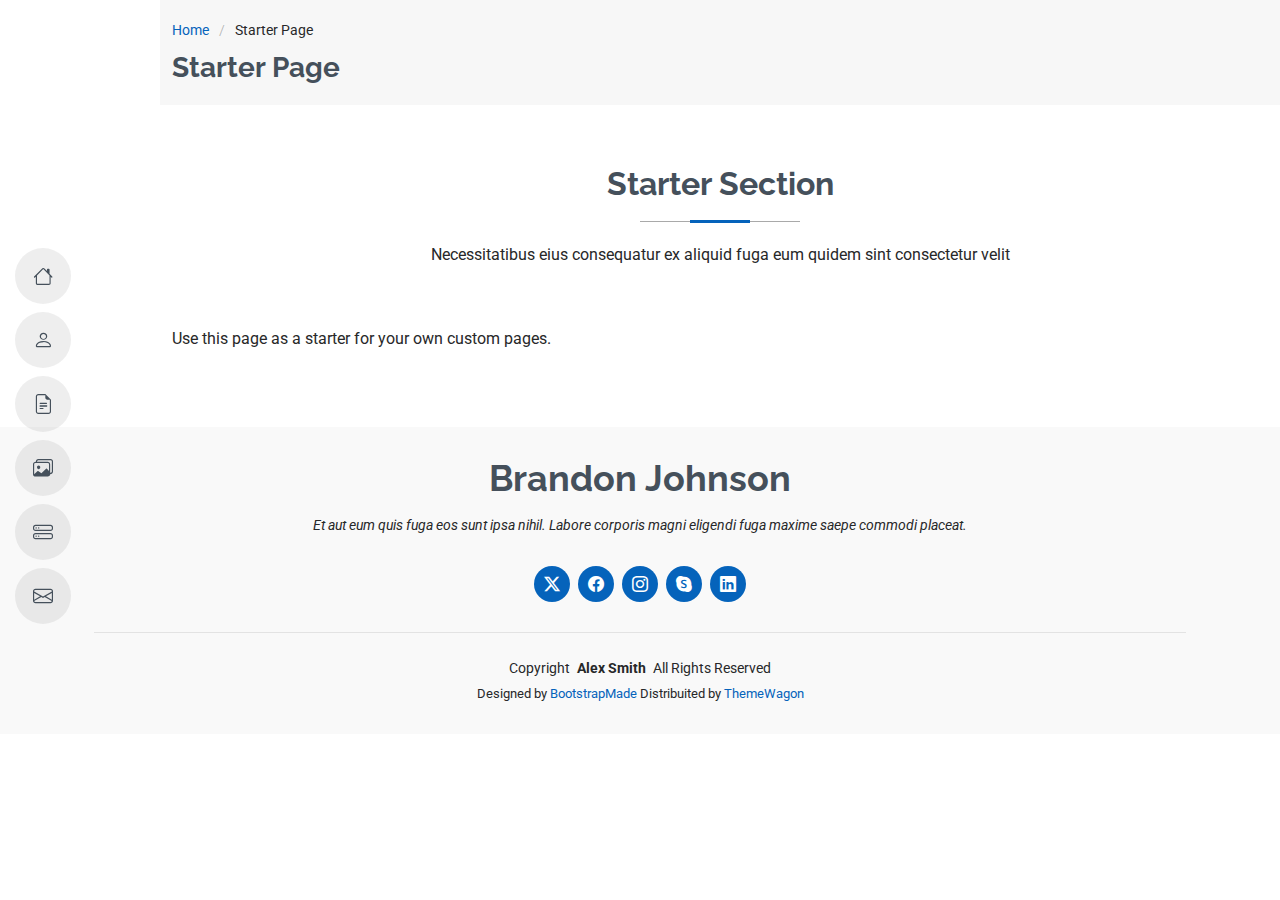
<file: starter-page.html>
<!DOCTYPE html>
<html lang="en">

<head>
  <meta charset="utf-8">
  <meta content="width=device-width, initial-scale=1.0" name="viewport">
  <title>Starter Page - MyResume Bootstrap Template</title>
  <meta content="" name="description">
  <meta content="" name="keywords">

  <!-- Favicons -->
  <link href="assets/img/favicon.png" rel="icon">
  <link href="assets/img/apple-touch-icon.png" rel="apple-touch-icon">

  <!-- Fonts -->
  <link href="https://fonts.googleapis.com" rel="preconnect">
  <link href="https://fonts.gstatic.com" rel="preconnect" crossorigin>
  <link href="https://fonts.googleapis.com/css2?family=Roboto:ital,wght@0,100;0,300;0,400;0,500;0,700;0,900;1,100;1,300;1,400;1,500;1,700;1,900&family=Poppins:ital,wght@0,100;0,200;0,300;0,400;0,500;0,600;0,700;0,800;0,900;1,100;1,200;1,300;1,400;1,500;1,600;1,700;1,800;1,900&family=Raleway:ital,wght@0,100;0,200;0,300;0,400;0,500;0,600;0,700;0,800;0,900;1,100;1,200;1,300;1,400;1,500;1,600;1,700;1,800;1,900&display=swap" rel="stylesheet">

  <!-- Vendor CSS Files -->
  <link href="assets/vendor/bootstrap/css/bootstrap.min.css" rel="stylesheet">
  <link href="assets/vendor/bootstrap-icons/bootstrap-icons.css" rel="stylesheet">
  <link href="assets/vendor/aos/aos.css" rel="stylesheet">
  <link href="assets/vendor/glightbox/css/glightbox.min.css" rel="stylesheet">
  <link href="assets/vendor/swiper/swiper-bundle.min.css" rel="stylesheet">

  <!-- Main CSS File -->
  <link href="assets/css/main.css" rel="stylesheet">

  <!-- =======================================================
  * Template Name: MyResume
  * Template URL: https://bootstrapmade.com/free-html-bootstrap-template-my-resume/
  * Updated: Jun 29 2024 with Bootstrap v5.3.3
  * Author: BootstrapMade.com
  * License: https://bootstrapmade.com/license/
  ======================================================== -->
</head>

<body class="starter-page-page">

  <header id="header" class="header d-flex flex-column justify-content-center">

    <i class="header-toggle d-xl-none bi bi-list"></i>

    <nav id="navmenu" class="navmenu">
      <ul>
        <li><a href="#hero"><i class="bi bi-house navicon"></i><span>Home</span></a></li>
        <li><a href="#about"><i class="bi bi-person navicon"></i><span>About</span></a></li>
        <li><a href="#resume"><i class="bi bi-file-earmark-text navicon"></i><span>Resume</span></a></li>
        <li><a href="#portfolio"><i class="bi bi-images navicon"></i><span>Portfolio</span></a></li>
        <li><a href="#services"><i class="bi bi-hdd-stack navicon"></i><span>Services</span></a></li>
        <li><a href="#contact"><i class="bi bi-envelope navicon"></i><span>Contact</span></a></li>
      </ul>
    </nav>

  </header>

  <main class="main">

    <!-- Page Title -->
    <div class="page-title" data-aos="fade">
      <div class="container">
        <nav class="breadcrumbs">
          <ol>
            <li><a href="index.html">Home</a></li>
            <li class="current">Starter Page</li>
          </ol>
        </nav>
        <h1>Starter Page</h1>
      </div>
    </div><!-- End Page Title -->

    <!-- Starter Section Section -->
    <section id="starter-section" class="starter-section section">

      <!-- Section Title -->
      <div class="container section-title" data-aos="fade-up">
        <h2>Starter Section</h2>
        <p>Necessitatibus eius consequatur ex aliquid fuga eum quidem sint consectetur velit</p>
      </div><!-- End Section Title -->

      <div class="container" data-aos="fade-up">
        <p>Use this page as a starter for your own custom pages.</p>
      </div>

    </section><!-- /Starter Section Section -->

  </main>

  <footer id="footer" class="footer position-relative light-background">
    <div class="container">
      <h3 class="sitename">Brandon Johnson</h3>
      <p>Et aut eum quis fuga eos sunt ipsa nihil. Labore corporis magni eligendi fuga maxime saepe commodi placeat.</p>
      <div class="social-links d-flex justify-content-center">
        <a href=""><i class="bi bi-twitter-x"></i></a>
        <a href=""><i class="bi bi-facebook"></i></a>
        <a href=""><i class="bi bi-instagram"></i></a>
        <a href=""><i class="bi bi-skype"></i></a>
        <a href=""><i class="bi bi-linkedin"></i></a>
      </div>
      <div class="container">
        <div class="copyright">
          <span>Copyright</span> <strong class="px-1 sitename">Alex Smith</strong> <span>All Rights Reserved</span>
        </div>
        <div class="credits">
          <!-- All the links in the footer should remain intact. -->
          <!-- You can delete the links only if you've purchased the pro version. -->
          <!-- Licensing information: https://bootstrapmade.com/license/ -->
          <!-- Purchase the pro version with working PHP/AJAX contact form: [buy-url] -->
          Designed by <a href="https://bootstrapmade.com/">BootstrapMade</a> Distribuited by <a href="https://themewagon.com">ThemeWagon</a>
        </div>
      </div>
    </div>
  </footer>

  <!-- Scroll Top -->
  <a href="#" id="scroll-top" class="scroll-top d-flex align-items-center justify-content-center"><i class="bi bi-arrow-up-short"></i></a>

  <!-- Preloader -->
  <div id="preloader"></div>

  <!-- Vendor JS Files -->
  <script src="assets/vendor/bootstrap/js/bootstrap.bundle.min.js"></script>
  <script src="assets/vendor/php-email-form/validate.js"></script>
  <script src="assets/vendor/aos/aos.js"></script>
  <script src="assets/vendor/typed.js/typed.umd.js"></script>
  <script src="assets/vendor/purecounter/purecounter_vanilla.js"></script>
  <script src="assets/vendor/waypoints/noframework.waypoints.js"></script>
  <script src="assets/vendor/glightbox/js/glightbox.min.js"></script>
  <script src="assets/vendor/imagesloaded/imagesloaded.pkgd.min.js"></script>
  <script src="assets/vendor/isotope-layout/isotope.pkgd.min.js"></script>
  <script src="assets/vendor/swiper/swiper-bundle.min.js"></script>

  <!-- Main JS File -->
  <script src="assets/js/main.js"></script>

</body>

</html>
</file>
<file: assets/css/main.css>
/**
* Template Name: MyResume
* Template URL: https://bootstrapmade.com/free-html-bootstrap-template-my-resume/
* Updated: Jun 29 2024 with Bootstrap v5.3.3
* Author: BootstrapMade.com
* License: https://bootstrapmade.com/license/
*/

/*--------------------------------------------------------------
# Font & Color Variables
# Help: https://bootstrapmade.com/color-system/
--------------------------------------------------------------*/
/* Fonts */
:root {
  --default-font: "Roboto",  system-ui, -apple-system, "Segoe UI", Roboto, "Helvetica Neue", Arial, "Noto Sans", "Liberation Sans", sans-serif, "Apple Color Emoji", "Segoe UI Emoji", "Segoe UI Symbol", "Noto Color Emoji";
  --heading-font: "Raleway",  sans-serif;
  --nav-font: "Poppins",  sans-serif;
}

/* Global Colors - The following color variables are used throughout the website. Updating them here will change the color scheme of the entire website */
:root { 
  --background-color: #ffffff; /* Background color for the entire website, including individual sections */
  --default-color: #272829; /* Default color used for the majority of the text content across the entire website */
  --heading-color: #45505b; /* Color for headings, subheadings and title throughout the website */
  --accent-color: #0563bb; /* Accent color that represents your brand on the website. It's used for buttons, links, and other elements that need to stand out */
  --surface-color: #ffffff; /* The surface color is used as a background of boxed elements within sections, such as cards, icon boxes, or other elements that require a visual separation from the global background. */
  --contrast-color: #ffffff; /* Contrast color for text, ensuring readability against backgrounds of accent, heading, or default colors. */
}

/* Nav Menu Colors - The following color variables are used specifically for the navigation menu. They are separate from the global colors to allow for more customization options */
:root {
  --nav-color: #45505b;  /* The default color of the main navmenu links */
  --nav-hover-color: #0563bb; /* Applied to main navmenu links when they are hovered over or active */
  --nav-mobile-background-color: #ffffff; /* Used as the background color for mobile navigation menu */
  --nav-dropdown-background-color: #ffffff; /* Used as the background color for dropdown items that appear when hovering over primary navigation items */
  --nav-dropdown-color: #212529; /* Used for navigation links of the dropdown items in the navigation menu. */
  --nav-dropdown-hover-color: #0563bb; /* Similar to --nav-hover-color, this color is applied to dropdown navigation links when they are hovered over. */
}

/* Color Presets - These classes override global colors when applied to any section or element, providing reuse of the sam color scheme. */

.light-background {
  --background-color: #f9f9f9;
  --surface-color: #ffffff;
}

.dark-background {
  --background-color: #060606;
  --default-color: #ffffff;
  --heading-color: #ffffff;
  --surface-color: #252525;
  --contrast-color: #ffffff;
}

/* Smooth scroll */
:root {
  scroll-behavior: smooth;
}

/*--------------------------------------------------------------
# General Styling & Shared Classes
--------------------------------------------------------------*/
body {
  color: var(--default-color);
  background-color: var(--background-color);
  font-family: var(--default-font);
}

a {
  color: var(--accent-color);
  text-decoration: none;
  transition: 0.3s;
}

a:hover {
  color: color-mix(in srgb, var(--accent-color), transparent 25%);
  text-decoration: none;
}

h1,
h2,
h3,
h4,
h5,
h6 {
  color: var(--heading-color);
  font-family: var(--heading-font);
}

/* PHP Email Form Messages
------------------------------*/
.php-email-form .error-message {
  display: none;
  background: #df1529;
  color: #ffffff;
  text-align: left;
  padding: 15px;
  margin-bottom: 24px;
  font-weight: 600;
}

.php-email-form .sent-message {
  display: none;
  color: #ffffff;
  background: #059652;
  text-align: center;
  padding: 15px;
  margin-bottom: 24px;
  font-weight: 600;
}

.php-email-form .loading {
  display: none;
  background: var(--surface-color);
  text-align: center;
  padding: 15px;
  margin-bottom: 24px;
}

.php-email-form .loading:before {
  content: "";
  display: inline-block;
  border-radius: 50%;
  width: 24px;
  height: 24px;
  margin: 0 10px -6px 0;
  border: 3px solid var(--accent-color);
  border-top-color: var(--surface-color);
  animation: php-email-form-loading 1s linear infinite;
}

@keyframes php-email-form-loading {
  0% {
    transform: rotate(0deg);
  }

  100% {
    transform: rotate(360deg);
  }
}

/*--------------------------------------------------------------
# Global Header
--------------------------------------------------------------*/
.header {
  color: var(--default-color);
  position: fixed;
  top: 0;
  left: 0;
  bottom: 0;
  padding: 0 15px;
  transition: all ease-in-out 0.3s;
  overflow-y: auto;
  z-index: 997;
  min-width: 200px;
}

@media (max-width: 1199px) {
  .header {
    background-color: var(--background-color);
    border-right: 1px solid color-mix(in srgb, var(--default-color), transparent 90%);
    width: 300px;
    left: -100%;
  }
}

@media (min-width: 1200px) and (max-width: 1600px) {
  .header~main {
    margin-left: 160px;
  }

  .header~main .hero {
    margin-left: -160px;
    width: 100vw;
  }
}

.header.header-show {
  left: 0;
}

.header .header-toggle {
  color: var(--contrast-color);
  background-color: var(--accent-color);
  font-size: 22px;
  display: flex;
  align-items: center;
  justify-content: center;
  width: 40px;
  height: 40px;
  border-radius: 50%;
  cursor: pointer;
  position: fixed;
  top: 15px;
  right: 15px;
  z-index: 9999;
  transition: background-color 0.3s;
}

.header .header-toggle:hover {
  color: var(--contrast-color);
  background-color: color-mix(in srgb, var(--accent-color) 90%, white 15%);
}

/*--------------------------------------------------------------
# Navigation Menu
--------------------------------------------------------------*/
.navmenu {
  padding: 0;
  z-index: 9997;
}

.navmenu ul {
  list-style: none;
  padding: 0 0 20px 0;
  margin: 0;
  width: 140px;
}

.navmenu a,
.navmenu a:focus {
  color: var(--nav-color);
  font-family: var(--nav-font);
  display: flex;
  align-items: center;
  padding: 10px 18px;
  margin-bottom: 8px;
  font-size: 15px;
  border-radius: 50px;
  background: color-mix(in srgb, var(--default-color), transparent 92%);
  height: 56px;
  width: 100%;
  overflow: hidden;
  transition: 0.3s;
}

.navmenu a i,
.navmenu a:focus i {
  font-size: 20px;
}

.navmenu a span,
.navmenu a:focus span {
  padding: 0 5px 0 7px;
}

@media (min-width: 992px) {

  .navmenu a,
  .navmenu a:focus {
    max-width: 56px;
  }

  .navmenu a span,
  .navmenu a:focus span {
    display: none;
  }
}

.navmenu a:hover,
.navmenu .active,
.navmenu .active:focus,
.navmenu li:hover>a {
  color: var(--contrast-color);
  background: var(--nav-hover-color);
}

.navmenu a:hover,
.navmenu li:hover>a {
  max-width: 100%;
  color: var(--contrast-color);
}

.navmenu a:hover span,
.navmenu li:hover>a span {
  display: block;
}

/*--------------------------------------------------------------
# Global Footer
--------------------------------------------------------------*/
.footer {
  color: var(--default-color);
  background-color: var(--background-color);
  font-size: 14px;
  text-align: center;
  padding: 30px 0;
  position: relative;
}

.footer h3 {
  font-size: 36px;
  font-weight: 700;
  position: relative;
  padding: 0;
  margin: 0 0 15px 0;
}

.footer p {
  font-size: 15;
  font-style: italic;
  padding: 0;
  margin: 0 0 30px 0;
}

.footer .social-links {
  margin: 0 0 30px 0;
}

.footer .social-links a {
  font-size: 16px;
  display: flex;
  align-items: center;
  justify-content: center;
  background: var(--accent-color);
  color: var(--contrast-color);
  line-height: 1;
  margin: 0 4px;
  border-radius: 50%;
  text-align: center;
  width: 36px;
  height: 36px;
  transition: 0.3s;
}

.footer .social-links a:hover {
  background: color-mix(in srgb, var(--accent-color), transparent 20%);
  text-decoration: none;
}

.footer .copyright {
  padding-top: 25px;
  border-top: 1px solid color-mix(in srgb, var(--default-color), transparent 90%);
}

.footer .credits {
  font-size: 13px;
  padding-top: 5px;
}

/*--------------------------------------------------------------
# Preloader
--------------------------------------------------------------*/
#preloader {
  position: fixed;
  inset: 0;
  z-index: 999999;
  overflow: hidden;
  background: var(--background-color);
  transition: all 0.6s ease-out;
}

#preloader:before {
  content: "";
  position: fixed;
  top: calc(50% - 30px);
  left: calc(50% - 30px);
  border: 6px solid #ffffff;
  border-color: var(--accent-color) transparent var(--accent-color) transparent;
  border-radius: 50%;
  width: 60px;
  height: 60px;
  animation: animate-preloader 1.5s linear infinite;
}

@keyframes animate-preloader {
  0% {
    transform: rotate(0deg);
  }

  100% {
    transform: rotate(360deg);
  }
}

/*--------------------------------------------------------------
# Scroll Top Button
--------------------------------------------------------------*/
.scroll-top {
  position: fixed;
  visibility: hidden;
  opacity: 0;
  right: 15px;
  bottom: -15px;
  z-index: 99999;
  background-color: var(--accent-color);
  width: 44px;
  height: 44px;
  border-radius: 50px;
  transition: all 0.4s;
}

.scroll-top i {
  font-size: 24px;
  color: var(--contrast-color);
  line-height: 0;
}

.scroll-top:hover {
  background-color: color-mix(in srgb, var(--accent-color), transparent 20%);
  color: var(--contrast-color);
}

.scroll-top.active {
  visibility: visible;
  opacity: 1;
  bottom: 15px;
}

/*--------------------------------------------------------------
# Disable aos animation delay on mobile devices
--------------------------------------------------------------*/
@media screen and (max-width: 768px) {
  [data-aos-delay] {
    transition-delay: 0 !important;
  }
}

/*--------------------------------------------------------------
# Global Page Titles & Breadcrumbs
--------------------------------------------------------------*/
.page-title {
  --background-color: color-mix(in srgb, var(--default-color), transparent 96%);
  color: var(--default-color);
  background-color: var(--background-color);
  padding: 20px 0;
  position: relative;
}

.page-title h1 {
  font-size: 28px;
  font-weight: 700;
  margin: 0;
}

.page-title .breadcrumbs ol {
  display: flex;
  flex-wrap: wrap;
  list-style: none;
  padding: 0 0 10px 0;
  margin: 0;
  font-size: 14px;
  font-weight: 400;
}

.page-title .breadcrumbs ol li+li {
  padding-left: 10px;
}

.page-title .breadcrumbs ol li+li::before {
  content: "/";
  display: inline-block;
  padding-right: 10px;
  color: color-mix(in srgb, var(--default-color), transparent 70%);
}

/*--------------------------------------------------------------
# Global Sections
--------------------------------------------------------------*/
section,
.section {
  color: var(--default-color);
  background-color: var(--background-color);
  padding: 60px 0;
  overflow: clip;
}

/*--------------------------------------------------------------
# Global Section Titles
--------------------------------------------------------------*/
.section-title {
  text-align: center;
  padding-bottom: 60px;
  position: relative;
}

.section-title h2 {
  font-size: 32px;
  font-weight: 700;
  margin-bottom: 20px;
  padding-bottom: 20px;
  position: relative;
}

.section-title h2:before {
  content: "";
  position: absolute;
  display: block;
  width: 160px;
  height: 1px;
  background: color-mix(in srgb, var(--default-color), transparent 60%);
  left: 0;
  right: 0;
  bottom: 1px;
  margin: auto;
}

.section-title h2::after {
  content: "";
  position: absolute;
  display: block;
  width: 60px;
  height: 3px;
  background: var(--accent-color);
  left: 0;
  right: 0;
  bottom: 0;
  margin: auto;
}

.section-title p {
  margin-bottom: 0;
}

/*--------------------------------------------------------------
# Hero Section
--------------------------------------------------------------*/
.hero {
  width: 100%;
  min-height: 100vh;
  position: relative;
  padding: 80px 0;
  display: flex;
  align-items: center;
  justify-content: center;
}

.hero img {
  position: absolute;
  inset: 0;
  display: block;
  width: 100%;
  height: 100%;
  object-fit: cover;
  z-index: 1;
}

.hero:before {
  content: "";
  background: color-mix(in srgb, var(--background-color), transparent 30%);
  position: absolute;
  inset: 0;
  z-index: 2;
}

.hero .container {
  position: relative;
  z-index: 3;
}

.hero h2 {
  margin: 0;
  font-size: 64px;
  font-weight: 700;
}

.hero p {
  margin: 5px 0 0 0;
  font-size: 26px;
}

.hero p span {
  letter-spacing: 1px;
  border-bottom: 2px solid var(--accent-color);
}

.hero .social-links {
  margin-top: 25px;
}

.hero .social-links a {
  font-size: 20px;
  display: inline-block;
  color: color-mix(in srgb, var(--default-color), transparent 30%);
  line-height: 1;
  margin-right: 20px;
  transition: 0.3s;
}

.hero .social-links a:hover {
  color: var(--accent-color);
}

@media (max-width: 768px) {
  .hero h2 {
    font-size: 32px;
  }

  .hero p {
    font-size: 20px;
  }
}

/*--------------------------------------------------------------
# About Section
--------------------------------------------------------------*/
.about .content h2 {
  font-weight: 700;
  font-size: 24px;
}

.about .content ul {
  list-style: none;
  padding: 0;
}

.about .content ul li {
  margin-bottom: 20px;
  display: flex;
  align-items: center;
}

.about .content ul strong {
  margin-right: 10px;
}

.about .content ul i {
  font-size: 16px;
  margin-right: 5px;
  color: var(--accent-color);
  line-height: 0;
}

/*--------------------------------------------------------------
# Stats Section
--------------------------------------------------------------*/
.stats i {
  background-color: var(--accent-color);
  color: var(--contrast-color);
  width: 54px;
  height: 54px;
  font-size: 24px;
  border-radius: 50px;
  display: inline-flex;
  align-items: center;
  justify-content: center;
  position: relative;
  z-index: 1;
}

.stats .stats-item {
  margin-top: 10px;
  width: 100%;
  position: relative;
  text-align: center;
  z-index: 0;
}

.stats .stats-item span {
  font-size: 36px;
  display: block;
  font-weight: 700;
  color: color-mix(in srgb, var(--default-color), transparent 20%);
}

.stats .stats-item p {
  padding: 0;
  margin: 0;
  color: color-mix(in srgb, var(--default-color), transparent 50%);
  font-size: 16px;
}

/*--------------------------------------------------------------
# Skills Section
--------------------------------------------------------------*/
.skills .progress {
  height: 60px;
  display: block;
  background: none;
  border-radius: 0;
}

.skills .progress .skill {
  color: var(--heading-color);
  padding: 0;
  margin: 0 0 6px 0;
  text-transform: uppercase;
  display: block;
  font-weight: 600;
  font-family: var(--heading-font);
}

.skills .progress .skill .val {
  float: right;
  font-style: normal;
}

.skills .progress-bar-wrap {
  background: color-mix(in srgb, var(--default-color), transparent 90%);
  height: 10px;
}

.skills .progress-bar {
  width: 1px;
  height: 10px;
  transition: 0.9s;
  background-color: var(--accent-color);
}

/*--------------------------------------------------------------
# Resume Section
--------------------------------------------------------------*/
.resume .resume-title {
  color: var(--heading-color);
  font-size: 26px;
  font-weight: 700;
  margin-top: 20px;
  margin-bottom: 20px;
}

.resume .resume-item {
  padding: 0 0 20px 20px;
  margin-top: -2px;
  border-left: 2px solid var(--accent-color);
  position: relative;
}

.resume .resume-item h4 {
  line-height: 18px;
  font-size: 18px;
  font-weight: 600;
  text-transform: uppercase;
  color: color-mix(in srgb, var(--default-color), transparent 20%);
  margin-bottom: 10px;
}

.resume .resume-item h5 {
  font-size: 16px;
  padding: 5px 15px;
  display: inline-block;
  font-weight: 600;
  margin-bottom: 10px;
}

.resume .resume-item ul {
  padding-left: 20px;
}

.resume .resume-item ul li {
  padding-bottom: 10px;
}

.resume .resume-item:last-child {
  padding-bottom: 0;
}

.resume .resume-item::before {
  content: "";
  position: absolute;
  width: 16px;
  height: 16px;
  border-radius: 50px;
  left: -9px;
  top: 0;
  background: var(--background-color);
  border: 2px solid var(--accent-color);
}

/*--------------------------------------------------------------
# Portfolio Section
--------------------------------------------------------------*/
.portfolio .portfolio-filters {
  padding: 0;
  margin: 0 auto 20px auto;
  list-style: none;
  text-align: center;
}

.portfolio .portfolio-filters li {
  cursor: pointer;
  display: inline-block;
  padding: 8px 20px 10px 20px;
  margin: 0;
  font-size: 15px;
  font-weight: 500;
  line-height: 1;
  margin-bottom: 5px;
  border-radius: 50px;
  transition: all 0.3s ease-in-out;
  font-family: var(--heading-font);
}

.portfolio .portfolio-filters li:hover,
.portfolio .portfolio-filters li.filter-active {
  color: var(--contrast-color);
  background-color: var(--accent-color);
}

.portfolio .portfolio-filters li:first-child {
  margin-left: 0;
}

.portfolio .portfolio-filters li:last-child {
  margin-right: 0;
}

@media (max-width: 575px) {
  .portfolio .portfolio-filters li {
    font-size: 14px;
    margin: 0 0 10px 0;
  }
}

.portfolio .portfolio-item {
  position: relative;
  overflow: hidden;
}

.portfolio .portfolio-item .portfolio-info {
  opacity: 0;
  position: absolute;
  left: 12px;
  right: 12px;
  bottom: -100%;
  z-index: 3;
  transition: all ease-in-out 0.5s;
  background: color-mix(in srgb, var(--background-color), transparent 10%);
  padding: 15px;
}

.portfolio .portfolio-item .portfolio-info h4 {
  font-size: 18px;
  font-weight: 600;
  padding-right: 50px;
}

.portfolio .portfolio-item .portfolio-info p {
  color: color-mix(in srgb, var(--default-color), transparent 30%);
  font-size: 14px;
  margin-bottom: 0;
  padding-right: 50px;
}

.portfolio .portfolio-item .portfolio-info .preview-link,
.portfolio .portfolio-item .portfolio-info .details-link {
  position: absolute;
  right: 50px;
  font-size: 24px;
  top: calc(50% - 14px);
  color: color-mix(in srgb, var(--default-color), transparent 30%);
  transition: 0.3s;
  line-height: 0;
}

.portfolio .portfolio-item .portfolio-info .preview-link:hover,
.portfolio .portfolio-item .portfolio-info .details-link:hover {
  color: var(--accent-color);
}

.portfolio .portfolio-item .portfolio-info .details-link {
  right: 14px;
  font-size: 28px;
}

.portfolio .portfolio-item:hover .portfolio-info {
  opacity: 1;
  bottom: 0;
}

/*--------------------------------------------------------------
# Services Section
--------------------------------------------------------------*/
.services .service-item {
  background-color: var(--surface-color);
  box-shadow: 0px 5px 90px 0px rgba(0, 0, 0, 0.1);
  height: 100%;
  padding: 60px 30px;
  text-align: center;
  transition: 0.3s;
  border-radius: 5px;
}

.services .service-item .icon {
  margin: 0 auto;
  width: 100px;
  height: 100px;
  display: flex;
  align-items: center;
  justify-content: center;
  transition: ease-in-out 0.3s;
  position: relative;
}

.services .service-item .icon i {
  font-size: 36px;
  transition: 0.5s;
  position: relative;
}

.services .service-item .icon svg {
  position: absolute;
  top: 0;
  left: 0;
}

.services .service-item .icon svg path {
  transition: 0.5s;
  fill: color-mix(in srgb, var(--default-color), transparent 95%);
}

.services .service-item h3 {
  font-weight: 700;
  margin: 10px 0 15px 0;
  font-size: 22px;
}

.services .service-item p {
  line-height: 24px;
  font-size: 14px;
  margin-bottom: 0;
}

.services .service-item:hover {
  box-shadow: 0px 5px 35px 0px rgba(0, 0, 0, 0.1);
}

.services .service-item.item-cyan i {
  color: #0dcaf0;
}

.services .service-item.item-cyan:hover .icon i {
  color: #fff;
}

.services .service-item.item-cyan:hover .icon path {
  fill: #0dcaf0;
}

.services .service-item.item-orange i {
  color: #fd7e14;
}

.services .service-item.item-orange:hover .icon i {
  color: #fff;
}

.services .service-item.item-orange:hover .icon path {
  fill: #fd7e14;
}

.services .service-item.item-teal i {
  color: #20c997;
}

.services .service-item.item-teal:hover .icon i {
  color: #fff;
}

.services .service-item.item-teal:hover .icon path {
  fill: #20c997;
}

.services .service-item.item-red i {
  color: #df1529;
}

.services .service-item.item-red:hover .icon i {
  color: #fff;
}

.services .service-item.item-red:hover .icon path {
  fill: #df1529;
}

.services .service-item.item-indigo i {
  color: #6610f2;
}

.services .service-item.item-indigo:hover .icon i {
  color: #fff;
}

.services .service-item.item-indigo:hover .icon path {
  fill: #6610f2;
}

.services .service-item.item-pink i {
  color: #f3268c;
}

.services .service-item.item-pink:hover .icon i {
  color: #fff;
}

.services .service-item.item-pink:hover .icon path {
  fill: #f3268c;
}

/*--------------------------------------------------------------
# Testimonials Section
--------------------------------------------------------------*/
.testimonials .testimonials-carousel,
.testimonials .testimonials-slider {
  overflow: hidden;
}

.testimonials .testimonial-item .testimonial-content {
  border-left: 3px solid var(--accent-color);
  padding-left: 30px;
}

.testimonials .testimonial-item .testimonial-img {
  border-radius: 50%;
  border: 4px solid var(--background-color);
  margin: 0 auto;
}

.testimonials .testimonial-item h3 {
  font-size: 20px;
  font-weight: bold;
  margin: 10px 0 5px 0;
}

.testimonials .testimonial-item h4 {
  font-size: 14px;
  color: color-mix(in srgb, var(--default-color), transparent 40%);
  margin: 0 0 10px 0;
}

.testimonials .testimonial-item .stars i {
  color: #ffc107;
  margin: 0 1px;
}

.testimonials .testimonial-item .quote-icon-left,
.testimonials .testimonial-item .quote-icon-right {
  color: color-mix(in srgb, var(--accent-color), transparent 50%);
  font-size: 26px;
  line-height: 0;
}

.testimonials .testimonial-item .quote-icon-left {
  display: inline-block;
  left: -5px;
  position: relative;
}

.testimonials .testimonial-item .quote-icon-right {
  display: inline-block;
  right: -5px;
  position: relative;
  top: 10px;
  transform: scale(-1, -1);
}

.testimonials .testimonial-item p {
  font-style: italic;
}

.testimonials .swiper-wrapper {
  height: auto;
}

.testimonials .swiper-pagination {
  margin-top: 30px;
  position: relative;
}

.testimonials .swiper-pagination .swiper-pagination-bullet {
  width: 12px;
  height: 12px;
  background-color: color-mix(in srgb, var(--default-color), transparent 85%);
  opacity: 1;
}

.testimonials .swiper-pagination .swiper-pagination-bullet-active {
  background-color: var(--accent-color);
}

/*--------------------------------------------------------------
# Contact Section
--------------------------------------------------------------*/
.contact .info-item+.info-item {
  margin-top: 40px;
}

.contact .info-item i {
  color: var(--accent-color);
  background: color-mix(in srgb, var(--accent-color), transparent 92%);
  font-size: 20px;
  width: 44px;
  height: 44px;
  display: flex;
  justify-content: center;
  align-items: center;
  border-radius: 50px;
  transition: all 0.3s ease-in-out;
  margin-right: 15px;
}

.contact .info-item h3 {
  padding: 0;
  font-size: 18px;
  font-weight: 700;
  margin-bottom: 5px;
}

.contact .info-item p {
  padding: 0;
  margin-bottom: 0;
  font-size: 14px;
}

.contact .info-item:hover i {
  background: var(--accent-color);
  color: var(--contrast-color);
}

.contact .php-email-form {
  height: 100%;
}

.contact .php-email-form input[type=text],
.contact .php-email-form input[type=email],
.contact .php-email-form textarea {
  font-size: 14px;
  padding: 10px 15px;
  box-shadow: none;
  border-radius: 0;
  color: var(--default-color);
  background-color: color-mix(in srgb, var(--background-color), transparent 50%);
  border-color: color-mix(in srgb, var(--default-color), transparent 80%);
}

.contact .php-email-form input[type=text]:focus,
.contact .php-email-form input[type=email]:focus,
.contact .php-email-form textarea:focus {
  border-color: var(--accent-color);
}

.contact .php-email-form input[type=text]::placeholder,
.contact .php-email-form input[type=email]::placeholder,
.contact .php-email-form textarea::placeholder {
  color: color-mix(in srgb, var(--default-color), transparent 70%);
}

.contact .php-email-form button[type=submit] {
  color: var(--contrast-color);
  background: var(--accent-color);
  border: 0;
  padding: 10px 30px;
  transition: 0.4s;
  border-radius: 50px;
}

.contact .php-email-form button[type=submit]:hover {
  background: color-mix(in srgb, var(--accent-color), transparent 25%);
}

/*--------------------------------------------------------------
# Portfolio Details Section
--------------------------------------------------------------*/
.portfolio-details .portfolio-details-slider img {
  width: 100%;
}

.portfolio-details .swiper-wrapper {
  height: auto;
}

.portfolio-details .swiper-button-prev,
.portfolio-details .swiper-button-next {
  width: 48px;
  height: 48px;
}

.portfolio-details .swiper-button-prev:after,
.portfolio-details .swiper-button-next:after {
  color: rgba(255, 255, 255, 0.8);
  background-color: rgba(0, 0, 0, 0.15);
  font-size: 24px;
  border-radius: 50%;
  width: 48px;
  height: 48px;
  display: flex;
  align-items: center;
  justify-content: center;
  transition: 0.3s;
}

.portfolio-details .swiper-button-prev:hover:after,
.portfolio-details .swiper-button-next:hover:after {
  background-color: rgba(0, 0, 0, 0.3);
}

@media (max-width: 575px) {

  .portfolio-details .swiper-button-prev,
  .portfolio-details .swiper-button-next {
    display: none;
  }
}

.portfolio-details .swiper-pagination {
  margin-top: 20px;
  position: relative;
}

.portfolio-details .swiper-pagination .swiper-pagination-bullet {
  width: 10px;
  height: 10px;
  background-color: color-mix(in srgb, var(--default-color), transparent 85%);
  opacity: 1;
}

.portfolio-details .swiper-pagination .swiper-pagination-bullet-active {
  background-color: var(--accent-color);
}

.portfolio-details .portfolio-info h3 {
  font-size: 22px;
  font-weight: 700;
  margin-bottom: 20px;
  padding-bottom: 20px;
  position: relative;
}

.portfolio-details .portfolio-info h3:after {
  content: "";
  position: absolute;
  display: block;
  width: 50px;
  height: 3px;
  background: var(--accent-color);
  left: 0;
  bottom: 0;
}

.portfolio-details .portfolio-info ul {
  list-style: none;
  padding: 0;
  font-size: 15px;
}

.portfolio-details .portfolio-info ul li {
  display: flex;
  flex-direction: column;
  padding-bottom: 15px;
}

.portfolio-details .portfolio-info ul strong {
  text-transform: uppercase;
  font-weight: 400;
  color: color-mix(in srgb, var(--default-color), transparent 50%);
  font-size: 14px;
}

.portfolio-details .portfolio-info .btn-visit {
  padding: 8px 40px;
  background: var(--accent-color);
  color: var(--contrast-color);
  border-radius: 50px;
  transition: 0.3s;
}

.portfolio-details .portfolio-info .btn-visit:hover {
  background: color-mix(in srgb, var(--accent-color), transparent 20%);
}

.portfolio-details .portfolio-description h2 {
  font-size: 26px;
  font-weight: 700;
  margin-bottom: 20px;
}

.portfolio-details .portfolio-description p {
  padding: 0;
}

.portfolio-details .portfolio-description .testimonial-item {
  padding: 30px 30px 0 30px;
  position: relative;
  background: color-mix(in srgb, var(--default-color), transparent 97%);
  margin-bottom: 50px;
}

.portfolio-details .portfolio-description .testimonial-item .testimonial-img {
  width: 90px;
  border-radius: 50px;
  border: 6px solid var(--background-color);
  float: left;
  margin: 0 10px 0 0;
}

.portfolio-details .portfolio-description .testimonial-item h3 {
  font-size: 18px;
  font-weight: bold;
  margin: 15px 0 5px 0;
  padding-top: 20px;
}

.portfolio-details .portfolio-description .testimonial-item h4 {
  font-size: 14px;
  color: #6c757d;
  margin: 0;
}

.portfolio-details .portfolio-description .testimonial-item .quote-icon-left,
.portfolio-details .portfolio-description .testimonial-item .quote-icon-right {
  color: color-mix(in srgb, var(--accent-color), transparent 50%);
  font-size: 26px;
  line-height: 0;
}

.portfolio-details .portfolio-description .testimonial-item .quote-icon-left {
  display: inline-block;
  left: -5px;
  position: relative;
}

.portfolio-details .portfolio-description .testimonial-item .quote-icon-right {
  display: inline-block;
  right: -5px;
  position: relative;
  top: 10px;
  transform: scale(-1, -1);
}

.portfolio-details .portfolio-description .testimonial-item p {
  font-style: italic;
  margin: 0 0 15px 0 0 0;
  padding: 0;
}

/*--------------------------------------------------------------
# Service Details Section
--------------------------------------------------------------*/
.service-details .service-box {
  padding: 20px;
  box-shadow: 0px 2px 20px rgba(0, 0, 0, 0.1);
}

.service-details .service-box+.service-box {
  margin-top: 30px;
}

.service-details .service-box h4 {
  font-size: 20px;
  font-weight: 700;
  border-bottom: 2px solid color-mix(in srgb, var(--default-color), transparent 92%);
  padding-bottom: 15px;
  margin-bottom: 15px;
}

.service-details .services-list a {
  color: color-mix(in srgb, var(--default-color), transparent 20%);
  background-color: color-mix(in srgb, var(--default-color), transparent 96%);
  display: flex;
  align-items: center;
  padding: 12px 15px;
  margin-top: 15px;
  transition: 0.3s;
}

.service-details .services-list a:first-child {
  margin-top: 0;
}

.service-details .services-list a i {
  font-size: 16px;
  margin-right: 8px;
  color: var(--accent-color);
}

.service-details .services-list a.active {
  color: var(--contrast-color);
  background-color: var(--accent-color);
}

.service-details .services-list a.active i {
  color: var(--contrast-color);
}

.service-details .services-list a:hover {
  background-color: color-mix(in srgb, var(--accent-color), transparent 95%);
  color: var(--accent-color);
}

.service-details .download-catalog a {
  color: var(--default-color);
  display: flex;
  align-items: center;
  padding: 10px 0;
  transition: 0.3s;
  border-top: 1px solid color-mix(in srgb, var(--default-color), transparent 90%);
}

.service-details .download-catalog a:first-child {
  border-top: 0;
  padding-top: 0;
}

.service-details .download-catalog a:last-child {
  padding-bottom: 0;
}

.service-details .download-catalog a i {
  font-size: 24px;
  margin-right: 8px;
  color: var(--accent-color);
}

.service-details .download-catalog a:hover {
  color: var(--accent-color);
}

.service-details .help-box {
  background-color: var(--accent-color);
  color: var(--contrast-color);
  margin-top: 30px;
  padding: 30px 15px;
}

.service-details .help-box .help-icon {
  font-size: 48px;
}

.service-details .help-box h4,
.service-details .help-box a {
  color: var(--contrast-color);
}

.service-details .services-img {
  margin-bottom: 20px;
}

.service-details h3 {
  font-size: 26px;
  font-weight: 700;
}

.service-details p {
  font-size: 15px;
}

.service-details ul {
  list-style: none;
  padding: 0;
  font-size: 15px;
}

.service-details ul li {
  padding: 5px 0;
  display: flex;
  align-items: center;
}

.service-details ul i {
  font-size: 20px;
  margin-right: 8px;
  color: var(--accent-color);
}

/*--------------------------------------------------------------
# Starter Section Section
--------------------------------------------------------------*/
.starter-section {
  /* Add your styles here */
}
</file>
